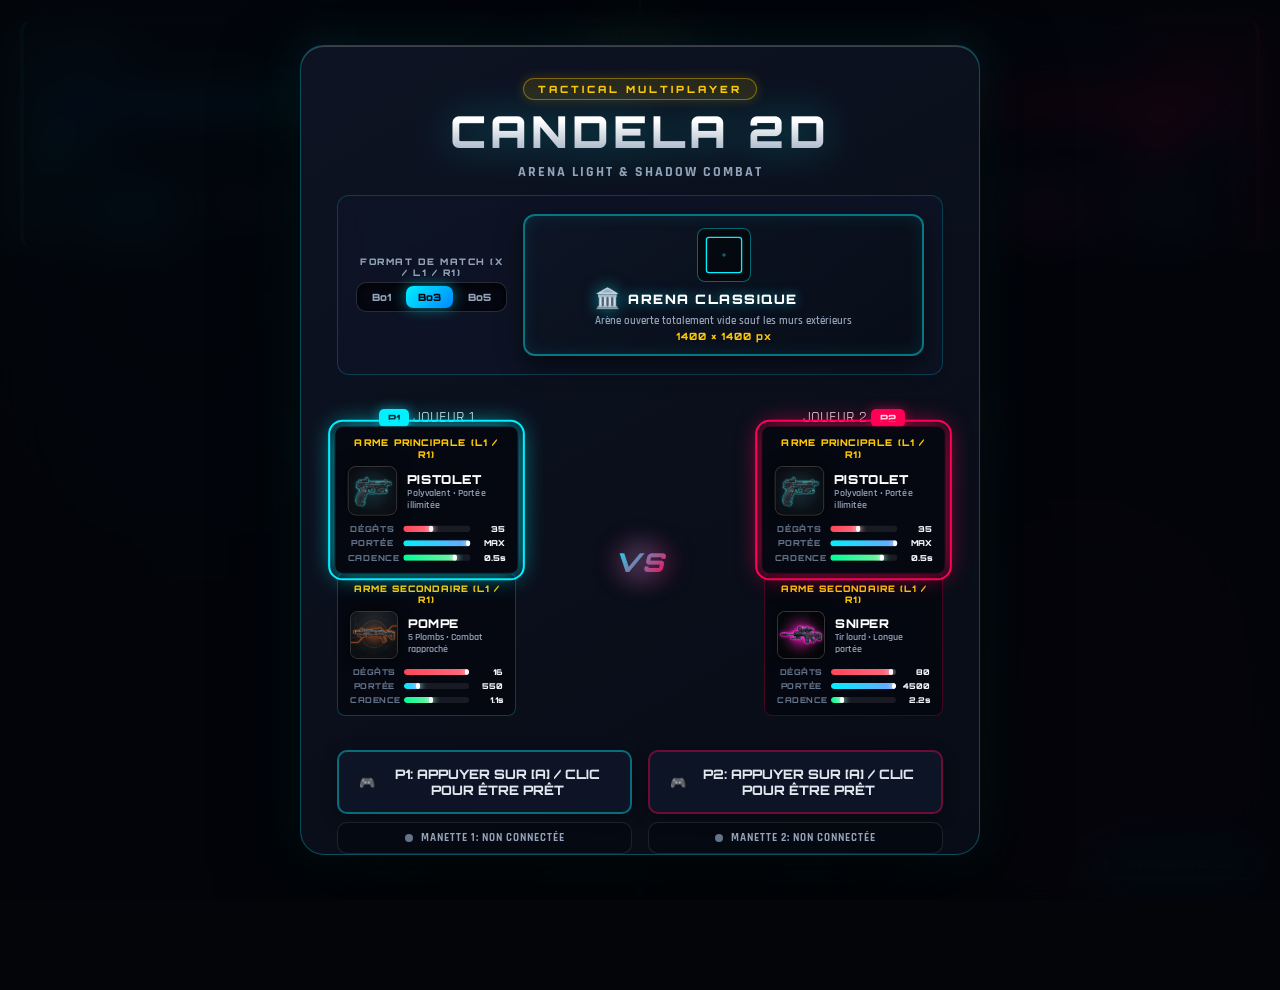
<file: index.html>
<!DOCTYPE html>
<html lang="fr">

<head>
    <meta charset="UTF-8">
    <meta name="viewport" content="width=device-width, initial-scale=1.0">
    <title>Candela 2D - Web (v0.2)</title>
    <!-- Google Fonts -->
    <link rel="preconnect" href="https://fonts.googleapis.com">
    <link rel="preconnect" href="https://fonts.gstatic.com" crossorigin>
    <link
        href="https://fonts.googleapis.com/css2?family=Orbitron:wght@400;600;800;900&family=Rajdhani:wght@500;600;700&display=swap"
        rel="stylesheet">
    <!-- Favicons -->
    <link rel="icon" type="image/png" href="favicon/favicon-96x96.png" sizes="96x96">
    <link rel="icon" type="image/svg+xml" href="favicon/favicon.svg">
    <link rel="shortcut icon" href="favicon/favicon.ico">
    <link rel="apple-touch-icon" sizes="180x180" href="favicon/apple-touch-icon.png">
    <link rel="manifest" href="favicon/site.webmanifest">
    <meta name="apple-mobile-web-app-title" content="Candela">
    <link rel="stylesheet" href="style.css">
</head>

<body>
    <div id="app-container">
        <!-- Canvas principal pour le rendu du jeu (Ecran Séparé Vertical) -->
        <canvas id="gameCanvas"></canvas>

        <!-- Dynamic Scanline Visual Overlay -->
        <div class="screen-overlay"></div>

        <!-- Ambient Esports Neon Background Glows -->
        <div class="ambient-glow glow-p1" aria-hidden="true"></div>
        <div class="ambient-glow glow-p2" aria-hidden="true"></div>

        <!-- Start / Audio Overlay -->
        <div id="start-overlay" class="modal-overlay">
            <div class="modal-card">
                <div class="modal-glow-header">
                    <span class="glow-tag floating-tag">TACTICAL MULTIPLAYER</span>
                    <h1 class="glitch-title" data-text="CANDELA 2D">CANDELA 2D</h1>
                    <p class="subtitle">ARENA LIGHT & SHADOW COMBAT</p>
                </div>

                <!-- TOP ROW: MATCH FORMAT & MAP SELECTION CAROUSEL WITH PREVIEWS -->
                <div class="top-setup-banner">
                    <!-- Format de Match Selector (Unified Card) -->
                    <div class="match-format-box focusable-ui" id="focus-card-format" tabindex="0" onclick="game.cycleMatchFormat()">
                        <span class="format-label">FORMAT DE MATCH (X / L1 / R1)</span>
                        <div class="format-btn-group">
                            <button class="format-btn" id="btn-bo1" data-format="BO1">Bo1</button>
                            <button class="format-btn active" id="btn-bo3" data-format="BO3">Bo3</button>
                            <button class="format-btn" id="btn-bo5" data-format="BO5">Bo5</button>
                        </div>
                    </div>

                    <!-- Map Selection Carousel (Unified Card) -->
                    <div class="map-carousel-wrapper">
                        <div id="focus-card-map" class="map-card focusable-ui" tabindex="0" onclick="game.changeMapIndex(1)">
                            <!-- Map Preview Thumbnail -->
                            <div class="map-preview-wrap" id="start-map-preview-wrap">
                                <svg class="map-preview-svg" viewBox="0 0 100 100">
                                    <rect x="5" y="5" width="90" height="90" fill="none" stroke="#00f0ff" stroke-width="2" rx="4"/>
                                    <circle cx="50" cy="50" r="12" fill="#00f0ff" opacity="0.3" stroke="#00f0ff" stroke-width="1"/>
                                </svg>
                            </div>
                            <div class="map-card-details">
                                <div class="map-card-header">
                                    <span id="start-map-icon" class="map-card-icon">🏛️</span>
                                    <span id="start-map-title" class="map-card-title">ARENA CLASSIQUE</span>
                                </div>
                                <div id="start-map-desc" class="map-card-desc">Arène ouverte totalement vide sauf les murs extérieurs</div>
                                <div id="start-map-size" class="map-card-size">1400 × 1400 px</div>
                            </div>
                        </div>
                    </div>
                </div>

                <!-- MIDDLE SECTION: P1 VS P2 WEAPON LOADOUT GRID -->
                <div class="vs-selection-container">
                    <!-- P1 LOADOUT PANEL -->
                    <div class="player-loadout-card p1-side">
                        <div class="player-card-header">
                            <span class="p1-badge">P1</span>
                            <span class="player-name">JOUEUR 1</span>
                        </div>

                        <!-- Slot 1 Card -->
                        <div class="weapon-slot-card p1-border focusable-ui" id="p1-slot-1-card" data-player="0" data-slot="0" tabindex="0" onclick="game.cycleWeaponChoice(0, 0)">
                            <div class="slot-badge">ARME PRINCIPALE (L1 / R1)</div>
                            <div class="weapon-card-body">
                                <div class="weapon-card-img-wrap"><img class="weapon-card-img" id="p1-w1-img" src="assets/weapons/pistol.jpg" alt="Arme"></div>
                                <div class="weapon-card-info">
                                    <div class="weapon-card-name" id="p1-w1-name">PISTOLET TACTIQUE</div>
                                    <div class="weapon-card-desc" id="p1-w1-desc">Polyvalent • Portée illimitée</div>
                                </div>
                            </div>
                            <div class="weapon-stats-list">
                                <div class="stat-row"><span class="stat-label">DÉGÂTS</span><div class="stat-bar-bg"><div class="stat-bar-fill damage-fill" id="p1-w1-damage-bar" style="width: 45%;"></div></div><span class="stat-val" id="p1-w1-damage-val">35</span></div>
                                <div class="stat-row"><span class="stat-label">PORTÉE</span><div class="stat-bar-bg"><div class="stat-bar-fill range-fill" id="p1-w1-range-bar" style="width: 100%;"></div></div><span class="stat-val" id="p1-w1-range-val">MAX</span></div>
                                <div class="stat-row"><span class="stat-label">CADENCE</span><div class="stat-bar-bg"><div class="stat-bar-fill rate-fill" id="p1-w1-rate-bar" style="width: 80%;"></div></div><span class="stat-val" id="p1-w1-rate-val">0.5s</span></div>
                            </div>
                        </div>

                        <!-- Slot 2 Card -->
                        <div class="weapon-slot-card p1-border focusable-ui" id="p1-slot-2-card" data-player="0" data-slot="1" tabindex="0" onclick="game.cycleWeaponChoice(0, 1)">
                            <div class="slot-badge">ARME SECONDAIRE (L1 / R1)</div>
                            <div class="weapon-card-body">
                                <div class="weapon-card-img-wrap"><img class="weapon-card-img" id="p1-w2-img" src="assets/weapons/shotgun.jpg" alt="Arme"></div>
                                <div class="weapon-card-info">
                                    <div class="weapon-card-name" id="p1-w2-name">FUSIL À POMPE</div>
                                    <div class="weapon-card-desc" id="p1-w2-desc">5 Plombs • Combat rapproché</div>
                                </div>
                            </div>
                            <div class="weapon-stats-list">
                                <div class="stat-row"><span class="stat-label">DÉGÂTS</span><div class="stat-bar-bg"><div class="stat-bar-fill damage-fill" id="p1-w2-damage-bar" style="width: 100%;"></div></div><span class="stat-val" id="p1-w2-damage-val">80</span></div>
                                <div class="stat-row"><span class="stat-label">PORTÉE</span><div class="stat-bar-bg"><div class="stat-bar-fill range-fill" id="p1-w2-range-bar" style="width: 25%;"></div></div><span class="stat-val" id="p1-w2-range-val">550</span></div>
                                <div class="stat-row"><span class="stat-label">CADENCE</span><div class="stat-bar-bg"><div class="stat-bar-fill rate-fill" id="p1-w2-rate-bar" style="width: 45%;"></div></div><span class="stat-val" id="p1-w2-rate-val">1.1s</span></div>
                            </div>
                        </div>
                    </div>

                    <!-- VS CENTER BADGE -->
                    <div class="vs-badge-wrapper">
                        <div class="vs-glow-ring"></div>
                        <div class="vs-badge">VS</div>
                    </div>

                    <!-- P2 LOADOUT PANEL -->
                    <div class="player-loadout-card p2-side">
                        <div class="player-card-header">
                            <span class="player-name">JOUEUR 2</span>
                            <span class="p2-badge">P2</span>
                        </div>

                        <!-- Slot 1 Card -->
                        <div class="weapon-slot-card p2-border focusable-ui" id="p2-slot-1-card" data-player="1" data-slot="0" tabindex="0" onclick="game.cycleWeaponChoice(1, 0)">
                            <div class="slot-badge">ARME PRINCIPALE (L1 / R1)</div>
                            <div class="weapon-card-body">
                                <div class="weapon-card-img-wrap"><img class="weapon-card-img" id="p2-w1-img" src="assets/weapons/pistol.jpg" alt="Arme"></div>
                                <div class="weapon-card-info">
                                    <div class="weapon-card-name" id="p2-w1-name">PISTOLET TACTIQUE</div>
                                    <div class="weapon-card-desc" id="p2-w1-desc">Polyvalent • Portée illimitée</div>
                                </div>
                            </div>
                            <div class="weapon-stats-list">
                                <div class="stat-row"><span class="stat-label">DÉGÂTS</span><div class="stat-bar-bg"><div class="stat-bar-fill damage-fill" id="p2-w1-damage-bar" style="width: 45%;"></div></div><span class="stat-val" id="p2-w1-damage-val">35</span></div>
                                <div class="stat-row"><span class="stat-label">PORTÉE</span><div class="stat-bar-bg"><div class="stat-bar-fill range-fill" id="p2-w1-range-bar" style="width: 100%;"></div></div><span class="stat-val" id="p2-w1-range-val">MAX</span></div>
                                <div class="stat-row"><span class="stat-label">CADENCE</span><div class="stat-bar-bg"><div class="stat-bar-fill rate-fill" id="p2-w1-rate-bar" style="width: 80%;"></div></div><span class="stat-val" id="p2-w1-rate-val">0.5s</span></div>
                            </div>
                        </div>

                        <!-- Slot 2 Card -->
                        <div class="weapon-slot-card p2-border focusable-ui" id="p2-slot-2-card" data-player="1" data-slot="1" tabindex="0" onclick="game.cycleWeaponChoice(1, 1)">
                            <div class="slot-badge">ARME SECONDAIRE (L1 / R1)</div>
                            <div class="weapon-card-body">
                                <div class="weapon-card-img-wrap"><img class="weapon-card-img" id="p2-w2-img" src="assets/weapons/sniper.jpg" alt="Arme"></div>
                                <div class="weapon-card-info">
                                    <div class="weapon-card-name" id="p2-w2-name">SNIPER LOURD</div>
                                    <div class="weapon-card-desc" id="p2-w2-desc">Tir lourd • Longue portée</div>
                                </div>
                            </div>
                            <div class="weapon-stats-list">
                                <div class="stat-row"><span class="stat-label">DÉGÂTS</span><div class="stat-bar-bg"><div class="stat-bar-fill damage-fill" id="p2-w2-damage-bar" style="width: 100%;"></div></div><span class="stat-val" id="p2-w2-damage-val">80</span></div>
                                <div class="stat-row"><span class="stat-label">PORTÉE</span><div class="stat-bar-bg"><div class="stat-bar-fill range-fill" id="p2-w2-range-bar" style="width: 90%;"></div></div><span class="stat-val" id="p2-w2-range-val">4500</span></div>
                                <div class="stat-row"><span class="stat-label">CADENCE</span><div class="stat-bar-bg"><div class="stat-bar-fill rate-fill" id="p2-w2-rate-bar" style="width: 25%;"></div></div><span class="stat-val" id="p2-w2-rate-val">2.2s</span></div>
                            </div>
                        </div>
                    </div>
                </div>

                <!-- BOTTOM ROW: DISCRETE READY BUTTONS FOR P1 & P2 -->
                <div class="ready-buttons-row">
                    <div class="ready-player-col">
                        <button id="btn-p1-ready" class="ready-action-btn p1-ready-btn focusable-ui" tabindex="0">
                            <span class="btn-icon">🎮</span>
                            <span id="p1-ready-text" class="btn-text">P1: APPUYER SUR [A] / CLIC POUR ÊTRE PRÊT</span>
                        </button>
                        <div id="start-gp1-status" class="gp-badge disconnected start-gp-status">
                            <span class="gp-dot"></span>
                            <span class="gp-name">MANETTE 1: NON CONNECTÉE</span>
                        </div>
                    </div>

                    <div class="ready-player-col">
                        <button id="btn-p2-ready" class="ready-action-btn p2-ready-btn focusable-ui" tabindex="0">
                            <span class="btn-icon">🎮</span>
                            <span id="p2-ready-text" class="btn-text">P2: APPUYER SUR [A] / CLIC POUR ÊTRE PRÊT</span>
                        </button>
                        <div id="start-gp2-status" class="gp-badge disconnected start-gp-status">
                            <span class="gp-dot"></span>
                            <span class="gp-name">MANETTE 2: NON CONNECTÉE</span>
                        </div>
                    </div>
                </div>
            </div>
        </div>

        <!-- INFOBULLE DES CONTRÔLES EN BAS À DROITE -->
        <div class="controls-tooltip-wrapper">
            <button class="controls-tooltip-btn">💡 CONTRÔLES DE JEU</button>
            <div class="controls-tooltip-content">
                <div class="tooltip-item"><span>🚶 DÉPLACEMENT:</span> <strong>STICK L / ZQSD / ARROWS</strong></div>
                <div class="tooltip-item"><span>🎯 VISÉE:</span> <strong>STICK R / SOURIS / IJKL</strong></div>
                <div class="tooltip-item"><span>💥 TIR:</span> <strong>RT / R2 / CLIC GAUCHE</strong></div>
                <div class="tooltip-item"><span>🔦 TORCHE:</span> <strong>LT / L2 / CLIC DROIT</strong></div>
                <div class="tooltip-item"><span>🏃 DASH:</span> <strong>B / CIRCLE / ESPACE</strong></div>
                <div class="tooltip-item"><span>🔄 CHANGER ARME:</span> <strong>CROIX / Y / L1 / R1 / Q / U</strong></div>
            </div>
        </div>

        <!-- HUD Interface Globale -->
        <div id="hud-layer">
            <!-- P1 HUD (Gauche) -->
            <div id="p1-hud" class="player-hud left">
                <div class="hud-header">
                    <span class="player-title p1-text">JOUEUR 1</span>
                    <span id="p1-score" class="score-display">0</span>
                </div>
                <div class="bar-container health-bar-wrap">
                    <div class="bar-label">SANTÉ</div>
                    <div class="bar-bg">
                        <div id="p1-hp-ghost" class="bar-fill hp-ghost" style="width: 100%;"></div>
                        <div id="p1-hp" class="bar-fill hp-fill p1-bg" style="width: 100%;"></div>
                    </div>
                </div>
                <div class="status-row">
                    <div class="cooldown-widget">
                        <div class="cd-ring-wrap">
                            <svg class="cd-ring" viewBox="0 0 36 36">
                                <path class="circle-bg"
                                    d="M18 2.0845 a 15.9155 15.9155 0 0 1 0 31.831 a 15.9155 15.9155 0 0 1 0 -31.831" />
                                <path id="p1-cd-path" class="circle-fill p1-stroke" stroke-dasharray="100, 100"
                                    d="M18 2.0845 a 15.9155 15.9155 0 0 1 0 31.831 a 15.9155 15.9155 0 0 1 0 -31.831" />
                            </svg>
                            <span id="p1-cd-text" class="cd-text">PRÊT</span>
                        </div>
                        <span class="widget-label">CADENCE</span>
                    </div>
                    <div id="p1-light-indicator" class="indicator-box light-off">
                        <span class="indicator-icon">🔦</span>
                        <span class="indicator-text">TORCHE</span>
                    </div>
                </div>

                <!-- P1 HUD Dynamic Weapon Display -->
                <div class="hud-weapons-display p1-weapons">
                    <div class="hud-weapon-card active" id="p1-active-weapon-card">
                        <div class="hw-img-wrap"><img id="p1-active-w-img" src="assets/weapons/pistol.jpg" alt="Active"></div>
                        <div class="hw-info">
                            <span id="p1-active-w-name" class="hw-name">PISTOLET</span>
                            <span class="hw-tag active-tag">EN MAIN</span>
                        </div>
                    </div>
                    <div class="hud-weapon-card secondary" id="p1-sec-weapon-card">
                        <div class="hw-img-wrap"><img id="p1-sec-w-img" src="assets/weapons/shotgun.jpg" alt="Secondary"></div>
                        <div class="hw-info">
                            <span id="p1-sec-w-name" class="hw-name">POMPE</span>
                            <span class="hw-tag sec-tag">🔄 SWAP</span>
                        </div>
                    </div>
                </div>
            </div>

            <!-- Center Divider Stats & Match Info -->
            <div id="center-hud">
                <div class="brand-badge">CANDELA 2D</div>
                <div id="round-timer" class="timer-display">02:00</div>
                <div id="overtime-badge" class="overtime-badge hidden">⚠️ OVERTIME</div>
                <div id="round-counter" class="round-display">ROUND 1</div>
                <div class="match-score-dots-wrapper">
                    <div id="p1-round-dots" class="round-dots p1-dots">● ● ○</div>
                    <span class="dots-vs">-</span>
                    <div id="p2-round-dots" class="round-dots p2-dots">○ ○ ○</div>
                </div>
            </div>

            <!-- Kill Feed -->
            <div id="kill-feed" class="kill-feed"></div>

            <!-- P2 HUD (Droite) -->
            <div id="p2-hud" class="player-hud right">
                <div class="hud-header">
                    <span id="p2-score" class="score-display">0</span>
                    <span class="player-title p2-text">JOUEUR 2</span>
                </div>
                <div class="bar-container health-bar-wrap">
                    <div class="bar-label">SANTÉ</div>
                    <div class="bar-bg">
                        <div id="p2-hp-ghost" class="bar-fill hp-ghost" style="width: 100%;"></div>
                        <div id="p2-hp" class="bar-fill hp-fill p2-bg" style="width: 100%;"></div>
                    </div>
                </div>
                <div class="status-row">
                    <div id="p2-light-indicator" class="indicator-box light-off">
                        <span class="indicator-icon">🔦</span>
                        <span class="indicator-text">TORCHE</span>
                    </div>
                    <div class="cooldown-widget">
                        <div class="cd-ring-wrap">
                            <svg class="cd-ring" viewBox="0 0 36 36">
                                <path class="circle-bg"
                                    d="M18 2.0845 a 15.9155 15.9155 0 0 1 0 31.831 a 15.9155 15.9155 0 0 1 0 -31.831" />
                                <path id="p2-cd-path" class="circle-fill p2-stroke" stroke-dasharray="100, 100"
                                    d="M18 2.0845 a 15.9155 15.9155 0 0 1 0 31.831 a 15.9155 15.9155 0 0 1 0 -31.831" />
                            </svg>
                            <span id="p2-cd-text" class="cd-text">PRÊT</span>
                        </div>
                        <span class="widget-label">CADENCE</span>
                    </div>
                </div>

                <!-- P2 HUD Dynamic Weapon Display -->
                <div class="hud-weapons-display p2-weapons">
                    <div class="hud-weapon-card active p2-active" id="p2-active-weapon-card">
                        <div class="hw-img-wrap"><img id="p2-active-w-img" src="assets/weapons/pistol.jpg" alt="Active"></div>
                        <div class="hw-info">
                            <span id="p2-active-w-name" class="hw-name">PISTOLET</span>
                            <span class="hw-tag active-tag">EN MAIN</span>
                        </div>
                    </div>
                    <div class="hud-weapon-card secondary" id="p2-sec-weapon-card">
                        <div class="hw-img-wrap"><img id="p2-sec-w-img" src="assets/weapons/sniper.jpg" alt="Secondary"></div>
                        <div class="hw-info">
                            <span id="p2-sec-w-name" class="hw-name">SNIPER</span>
                            <span class="hw-tag sec-tag">🔄 SWAP</span>
                        </div>
                    </div>
                </div>
            </div>

            <!-- Controller Connection Bar (Footer) -->
            <div id="gamepad-bar">
                <div id="gp1-status" class="gp-badge disconnected">
                    <span class="gp-dot"></span>
                    <span class="gp-name">MANETTE 1: CLAVIER / RECHERCHE...</span>
                </div>
                <div class="gp-hint">Branchez 2 manettes ou utilisez Clavier/Souris</div>
                <div id="gp2-status" class="gp-badge disconnected">
                    <span class="gp-dot"></span>
                    <span class="gp-name">MANETTE 2: CLAVIER / RECHERCHE...</span>
                </div>
            </div>
        </div>

        <!-- Round Victory Modal Overlay -->
        <div id="victory-modal" class="modal-overlay hidden">
            <div class="modal-card victory-card">
                <div id="victory-banner" class="glow-tag">VICTOIRE !</div>
                <h2 id="victory-title">LE JOUEUR 1 REMPORTE LA MANCHE</h2>
                <p id="victory-desc">Attaque mortelle dans l'obscurité.</p>
                <div class="score-board">
                    <div class="score-box p1-score-box">
                        <span class="sb-label">P1 (BLEU)</span>
                        <span id="modal-p1-score" class="sb-val">1</span>
                    </div>
                    <div class="sb-vs">VS</div>
                    <div class="score-box p2-score-box">
                        <span class="sb-label">P2 (ROUGE)</span>
                        <span id="modal-p2-score" class="sb-val">0</span>
                    </div>
                </div>

                <!-- Match Statistics Breakdown (Axe 3) -->
                <div id="match-stats-box" class="match-stats-box">
                    <div class="stats-col p1-stats-col">
                        <div class="stat-line"><span>PRÉCISION</span><span id="p1-stat-acc">0%</span></div>
                        <div class="stat-line"><span>DÉGÂTS TOTAL</span><span id="p1-stat-dmg">0 HP</span></div>
                        <div class="stat-line"><span>ESQUIVES (DASH)</span><span id="p1-stat-dash">0</span></div>
                    </div>
                    <div class="stats-vs-divider">STATS</div>
                    <div class="stats-col p2-stats-col">
                        <div class="stat-line"><span>PRÉCISION</span><span id="p2-stat-acc">0%</span></div>
                        <div class="stat-line"><span>DÉGÂTS TOTAL</span><span id="p2-stat-dmg">0 HP</span></div>
                        <div class="stat-line"><span>ESQUIVES (DASH)</span><span id="p2-stat-dash">0</span></div>
                    </div>
                </div>

                <!-- Map Choice Carousel (Victory Screen) -->
                <div class="map-carousel-wrapper">
                    <button id="btn-map-prev" class="map-nav-btn" title="Carte précédente">◀</button>
                    <div id="victory-map-card" class="map-card">
                        <div class="map-card-header">
                            <span id="victory-map-icon" class="map-card-icon">🏛️</span>
                            <span id="victory-map-title" class="map-card-title">ARENA CLASSIQUE</span>
                        </div>
                        <div id="victory-map-desc" class="map-card-desc">Map équilibrée avec pilier central et angles découverts</div>
                        <div id="victory-map-size" class="map-card-size">1400 × 1400 px</div>
                    </div>
                    <button id="btn-map-next" class="map-nav-btn" title="Carte suivante">▶</button>
                </div>

                <!-- Dual Controller Ready Status Badges -->
                <div class="ready-status-box">
                    <div id="p1-ready-badge" class="ready-badge waiting">
                        <div id="p1-ready-bar" class="ready-progress-bar" style="width: 0%;"></div>
                        <span class="rb-icon">🎮</span> <span class="rb-text">P1: MAINTENEZ N'IMPORTE QUELLE
                            TOUCHE</span>
                    </div>
                    <div id="p2-ready-badge" class="ready-badge waiting">
                        <div id="p2-ready-bar" class="ready-progress-bar" style="width: 0%;"></div>
                        <span class="rb-icon">🎮</span> <span class="rb-text">P2: MAINTENEZ N'IMPORTE QUELLE
                            TOUCHE</span>
                    </div>
                </div>

            </div>
        </div>
    </div>

    <!-- Script principal du jeu -->
    <script src="game.js"></script>
</body>

</html>
</file>
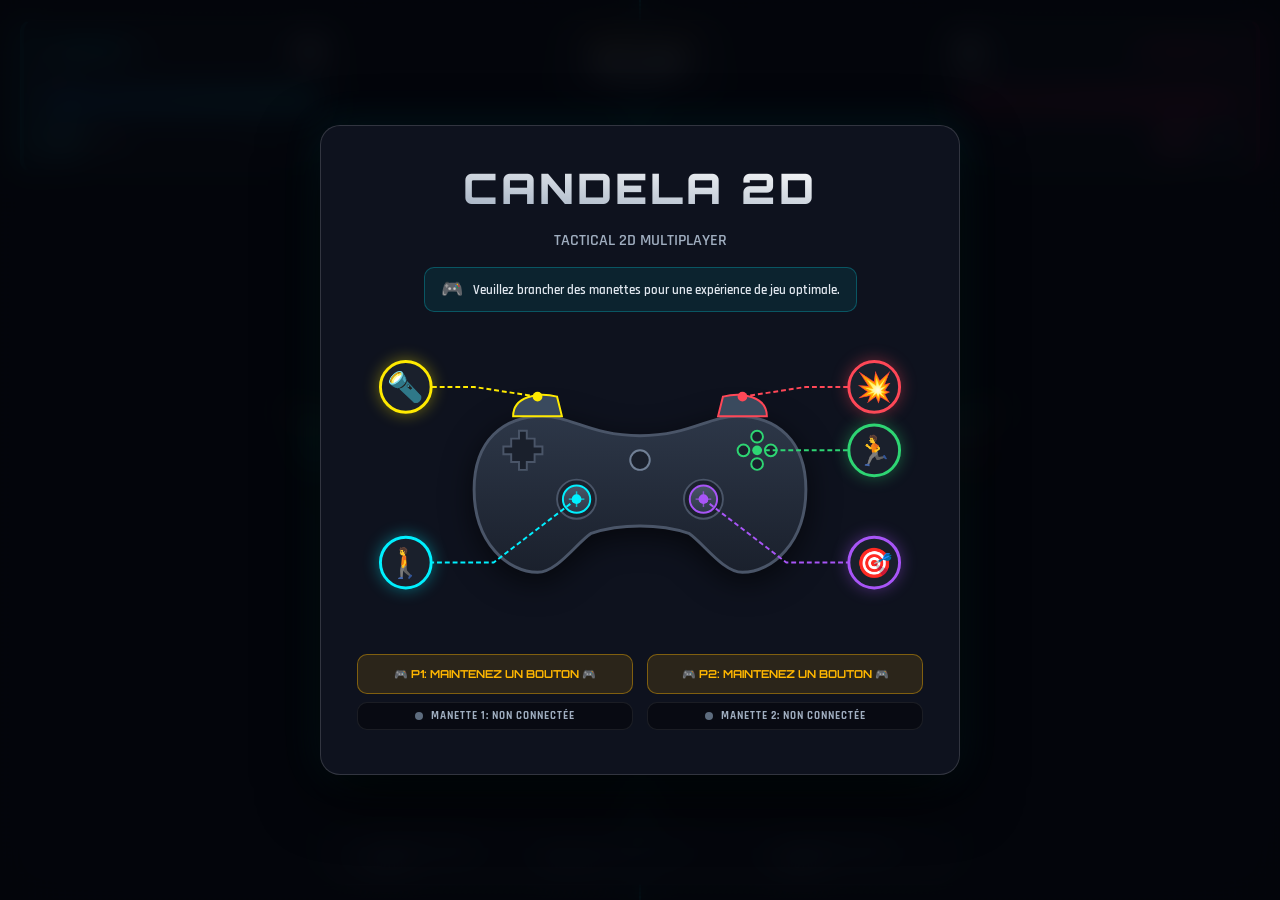
<file: Archive/V0.1/index.html>
<!DOCTYPE html>
<html lang="fr">

<head>
    <meta charset="UTF-8">
    <meta name="viewport" content="width=device-width, initial-scale=1.0">
    <title>CANDELA 2D - v0.1</title>
    <!-- Google Fonts -->
    <link rel="preconnect" href="https://fonts.googleapis.com">
    <link rel="preconnect" href="https://fonts.gstatic.com" crossorigin>
    <link
        href="https://fonts.googleapis.com/css2?family=Orbitron:wght@400;600;800;900&family=Rajdhani:wght@500;600;700&display=swap"
        rel="stylesheet">
    <!-- Favicons -->
    <link rel="icon" type="image/png" href="favicon/favicon-96x96.png" sizes="96x96">
    <link rel="icon" type="image/svg+xml" href="favicon/favicon.svg">
    <link rel="shortcut icon" href="favicon/favicon.ico">
    <link rel="apple-touch-icon" sizes="180x180" href="favicon/apple-touch-icon.png">
    <link rel="manifest" href="favicon/site.webmanifest">
    <meta name="apple-mobile-web-app-title" content="Candela">
    <link rel="stylesheet" href="style.css">
</head>

<body>
    <div id="app-container">
        <!-- Canvas principal pour le rendu du jeu (Ecran Séparé Vertical) -->
        <canvas id="gameCanvas"></canvas>

        <!-- Dynamic Scanline Visual Overlay -->
        <div class="screen-overlay"></div>



        <!-- Start / Audio Overlay -->
        <div id="start-overlay" class="modal-overlay">
            <div class="modal-card">
                <h1>CANDELA 2D</h1>
                <p class="subtitle">TACTICAL 2D MULTIPLAYER</p>

                <!-- Notice Expérience Optimale -->
                <div id="gamepad-notice" class="gamepad-notice"
                    style="background: rgba(0, 240, 255, 0.08); border: 1px solid rgba(0, 240, 255, 0.25); border-radius: 10px; padding: 10px 16px; color: #e2e8f0; font-size: 13px; font-weight: 600; display: flex; align-items: center; justify-content: center; gap: 10px; margin-bottom: 5px;">
                    <span style="font-size: 18px;">🎮</span>
                    <span>Veuillez brancher des manettes pour une expérience de jeu optimale.</span>
                </div>

                <!-- Schéma de la Manette -->
                <div class="controls-diagram-wrapper"
                    style="width: 100%; display: flex; justify-content: center; padding: 10px 0;">
                    <svg viewBox="0 -20 580 275" class="gamepad-diagram"
                        style="width: 100%; max-width: 600px; margin: 0; overflow: visible;">
                        <defs>
                            <linearGradient id="controllerBody" x1="0" y1="0" x2="0" y2="1">
                                <stop offset="0%" stop-color="#2d3748" />
                                <stop offset="100%" stop-color="#1a202c" />
                            </linearGradient>
                            <linearGradient id="stickGrad" x1="0" y1="0" x2="0" y2="1">
                                <stop offset="0%" stop-color="#4a5568" />
                                <stop offset="100%" stop-color="#2d3748" />
                            </linearGradient>
                        </defs>

                        <!-- CONTROLLER BODY SHAPE -->
                        <g transform="translate(0, 0)">
                            <!-- Handles / Grips & Base -->
                            <path
                                d="M 190,55 C 220,55 240,75 290,75 C 340,75 360,55 390,55 C 430,55 460,80 460,130 C 460,185 425,215 395,215 C 375,215 355,185 340,175 C 310,165 270,165 240,175 C 225,185 205,215 185,215 C 155,215 120,185 120,130 C 120,80 150,55 190,55 Z"
                                fill="url(#controllerBody)" stroke="#4a5568" stroke-width="3"
                                filter="drop-shadow(0px 8px 16px rgba(0,0,0,0.6))" />

                            <!-- Triggers / Bumpers Top -->
                            <!-- L2 Trigger (Torche - Jaune #ffea00) -->
                            <path d="M 160,55 C 160,35 185,30 205,35 L 210,55 Z" fill="#3a4a5e" stroke="#ffea00"
                                stroke-width="2" />
                            <!-- R2 Trigger (Tir - Rouge #ff4757) -->
                            <path d="M 420,55 C 420,35 395,30 375,35 L 370,55 Z" fill="#3a4a5e" stroke="#ff4757"
                                stroke-width="2" />

                            <!-- D-PAD (Left Side) -->
                            <g transform="translate(170, 90)">
                                <path
                                    d="M 12,-12 H 4 V -20 H -4 V -12 H -12 V -4 H -20 V 4 H -12 V 12 H -4 V 20 H 4 V 12 H 12 V 4 H 20 V -4 H 12 Z"
                                    fill="#1a202c" stroke="#4a5568" stroke-width="2" />
                            </g>

                            <!-- ACTION BUTTONS (Courir - Vert #2ed573) -->
                            <g transform="translate(410, 90)">
                                <circle cx="0" cy="-14" r="6" fill="#1a202c" stroke="#2ed573" stroke-width="2" />
                                <circle cx="14" cy="0" r="6" fill="#1a202c" stroke="#2ed573" stroke-width="2" />
                                <circle cx="0" cy="14" r="6" fill="#1a202c" stroke="#2ed573" stroke-width="2" />
                                <circle cx="-14" cy="0" r="6" fill="#1a202c" stroke="#2ed573" stroke-width="2" />
                            </g>

                            <!-- LEFT THUMBSTICK (Déplacement - Bleu #00f0ff) -->
                            <g transform="translate(225, 140)">
                                <circle cx="0" cy="0" r="20" fill="#1a202c" stroke="#4a5568" stroke-width="2" />
                                <circle cx="0" cy="0" r="14" fill="url(#stickGrad)" stroke="#00f0ff" stroke-width="2" />
                                <line x1="-8" y1="0" x2="8" y2="0" stroke="#00f0ff" stroke-width="1.5" opacity="0.7" />
                                <line x1="0" y1="-8" x2="0" y2="8" stroke="#00f0ff" stroke-width="1.5" opacity="0.7" />
                            </g>

                            <!-- RIGHT THUMBSTICK (Visée - Violet #a855f7) -->
                            <g transform="translate(355, 140)">
                                <circle cx="0" cy="0" r="20" fill="#1a202c" stroke="#4a5568" stroke-width="2" />
                                <circle cx="0" cy="0" r="14" fill="url(#stickGrad)" stroke="#a855f7" stroke-width="2" />
                                <line x1="-8" y1="0" x2="8" y2="0" stroke="#a855f7" stroke-width="1.5" opacity="0.7" />
                                <line x1="0" y1="-8" x2="0" y2="8" stroke="#a855f7" stroke-width="1.5" opacity="0.7" />
                            </g>

                            <!-- Center Details -->
                            <circle cx="290" cy="100" r="10" fill="#1a202c" stroke="#718096" stroke-width="2" />
                        </g>

                        <!-- ANNOTATIONS (Icônes x2 agrandies) -->

                        <!-- 1. TORCHE (Jaune #ffea00 - 🔦) -->
                        <g>
                            <polyline points="185,35 120,25 76,25" fill="none" stroke="#ffea00" stroke-width="2"
                                stroke-dasharray="5,3" />
                            <circle cx="185" cy="35" r="5" fill="#ffea00" />
                            <circle cx="50" cy="25" r="26" fill="#1a202c" stroke="#ffea00" stroke-width="3"
                                filter="drop-shadow(0 0 8px rgba(255,234,0,0.4))" />
                            <text x="50" y="27" font-size="30" text-anchor="middle"
                                dominant-baseline="central">🔦</text>
                        </g>

                        <!-- 2. TIR (Rouge #ff4757 - Explosion / Tir 💥) -->
                        <g>
                            <polyline points="395,35 460,25 504,25" fill="none" stroke="#ff4757" stroke-width="2"
                                stroke-dasharray="5,3" />
                            <circle cx="395" cy="35" r="5" fill="#ff4757" />
                            <circle cx="530" cy="25" r="26" fill="#1a202c" stroke="#ff4757" stroke-width="3"
                                filter="drop-shadow(0 0 8px rgba(255,71,87,0.4))" />
                            <text x="530" y="27" font-size="30" text-anchor="middle"
                                dominant-baseline="central">💥</text>
                        </g>

                        <!-- 3. COURIR (Vert #2ed573 - Course rapide 🏃) -->
                        <g>
                            <polyline points="410,90 504,90" fill="none" stroke="#2ed573" stroke-width="2"
                                stroke-dasharray="5,3" />
                            <circle cx="410" cy="90" r="5" fill="#2ed573" />
                            <circle cx="530" cy="90" r="26" fill="#1a202c" stroke="#2ed573" stroke-width="3"
                                filter="drop-shadow(0 0 8px rgba(46,213,115,0.4))" />
                            <text x="530" y="92" font-size="30" text-anchor="middle"
                                dominant-baseline="central">🏃</text>
                        </g>

                        <!-- 4. DÉPLACEMENT (Bleu #00f0ff - Marche 🚶) -->
                        <g>
                            <polyline points="225,140 140,205 76,205" fill="none" stroke="#00f0ff" stroke-width="2"
                                stroke-dasharray="5,3" />
                            <circle cx="225" cy="140" r="5" fill="#00f0ff" />
                            <circle cx="50" cy="205" r="26" fill="#1a202c" stroke="#00f0ff" stroke-width="3"
                                filter="drop-shadow(0 0 8px rgba(0,240,255,0.4))" />
                            <text x="50" y="207" font-size="30" text-anchor="middle"
                                dominant-baseline="central">🚶</text>
                        </g>

                        <!-- 5. VISÉE (Violet #a855f7 - 🎯) -->
                        <g>
                            <polyline points="355,140 440,205 504,205" fill="none" stroke="#a855f7" stroke-width="2"
                                stroke-dasharray="5,3" />
                            <circle cx="355" cy="140" r="5" fill="#a855f7" />
                            <circle cx="530" cy="205" r="26" fill="#1a202c" stroke="#a855f7" stroke-width="3"
                                filter="drop-shadow(0 0 8px rgba(168,85,247,0.4))" />
                            <text x="530" y="207" font-size="30" text-anchor="middle"
                                dominant-baseline="central">🎯</text>
                        </g>
                    </svg>
                </div>
                <!-- Dual Controller Ready Badges & Gamepad Status for Start Menu -->
                <div class="ready-status-box"
                    style="margin-top: 16px; display: grid; grid-template-columns: 1fr 1fr; gap: 14px; width: 100%;">
                    <div class="player-start-col" style="display: flex; flex-direction: column; gap: 8px;">
                        <div id="start-p1-ready-badge" class="ready-badge waiting">
                            <div id="start-p1-ready-bar" class="ready-progress-bar" style="width: 0%;"></div>
                            <span class="rb-icon">🎮</span> <span class="rb-text">P1: MAINTENEZ UN BOUTON</span>
                        </div>
                        <div id="start-gp1-status" class="gp-badge disconnected start-gp-status">
                            <span class="gp-dot"></span>
                            <span class="gp-name">MANETTE 1: RECHERCHE...</span>
                        </div>
                    </div>

                    <div class="player-start-col" style="display: flex; flex-direction: column; gap: 8px;">
                        <div id="start-p2-ready-badge" class="ready-badge waiting">
                            <div id="start-p2-ready-bar" class="ready-progress-bar" style="width: 0%;"></div>
                            <span class="rb-icon">🎮</span> <span class="rb-text">P2: MAINTENEZ UN BOUTON</span>
                        </div>
                        <div id="start-gp2-status" class="gp-badge disconnected start-gp-status">
                            <span class="gp-dot"></span>
                            <span class="gp-name">MANETTE 2: RECHERCHE...</span>
                        </div>
                    </div>
                </div>
            </div>
        </div>

        <!-- HUD Interface Globale -->
        <div id="hud-layer">
            <!-- P1 HUD (Gauche) -->
            <div id="p1-hud" class="player-hud left">
                <div class="hud-header">
                    <span class="player-title p1-text">JOUEUR 1</span>
                    <span id="p1-score" class="score-display">0</span>
                </div>
                <div class="bar-container health-bar-wrap">
                    <div class="bar-label">SANTÉ</div>
                    <div class="bar-bg">
                        <div id="p1-hp-ghost" class="bar-fill hp-ghost" style="width: 100%;"></div>
                        <div id="p1-hp" class="bar-fill hp-fill p1-bg" style="width: 100%;"></div>
                    </div>
                </div>
                <div class="status-row">
                    <div class="cooldown-widget">
                        <div class="cd-ring-wrap">
                            <svg class="cd-ring" viewBox="0 0 36 36">
                                <path class="circle-bg"
                                    d="M18 2.0845 a 15.9155 15.9155 0 0 1 0 31.831 a 15.9155 15.9155 0 0 1 0 -31.831" />
                                <path id="p1-cd-path" class="circle-fill p1-stroke" stroke-dasharray="100, 100"
                                    d="M18 2.0845 a 15.9155 15.9155 0 0 1 0 31.831 a 15.9155 15.9155 0 0 1 0 -31.831" />
                            </svg>
                            <span id="p1-cd-text" class="cd-text">PRÊT</span>
                        </div>
                        <span class="widget-label">ARME</span>
                    </div>
                    <div id="p1-light-indicator" class="indicator-box light-off">
                        <span class="indicator-icon">🔦</span>
                        <span class="indicator-text">TORCHE</span>
                    </div>
                </div>
            </div>

            <!-- Center Divider Stats & Match Info -->
            <div id="center-hud">
                <div class="brand-badge">CANDELA 2D</div>
                <div id="round-timer" class="timer-display">02:00</div>
                <div id="round-counter" class="round-display">ROUND 1</div>
            </div>

            <!-- Kill Feed -->
            <div id="kill-feed" class="kill-feed"></div>

            <!-- P2 HUD (Droite) -->
            <div id="p2-hud" class="player-hud right">
                <div class="hud-header">
                    <span id="p2-score" class="score-display">0</span>
                    <span class="player-title p2-text">JOUEUR 2</span>
                </div>
                <div class="bar-container health-bar-wrap">
                    <div class="bar-label">SANTÉ</div>
                    <div class="bar-bg">
                        <div id="p2-hp-ghost" class="bar-fill hp-ghost" style="width: 100%;"></div>
                        <div id="p2-hp" class="bar-fill hp-fill p2-bg" style="width: 100%;"></div>
                    </div>
                </div>
                <div class="status-row">
                    <div id="p2-light-indicator" class="indicator-box light-off">
                        <span class="indicator-icon">🔦</span>
                        <span class="indicator-text">TORCHE</span>
                    </div>
                    <div class="cooldown-widget">
                        <div class="cd-ring-wrap">
                            <svg class="cd-ring" viewBox="0 0 36 36">
                                <path class="circle-bg"
                                    d="M18 2.0845 a 15.9155 15.9155 0 0 1 0 31.831 a 15.9155 15.9155 0 0 1 0 -31.831" />
                                <path id="p2-cd-path" class="circle-fill p2-stroke" stroke-dasharray="100, 100"
                                    d="M18 2.0845 a 15.9155 15.9155 0 0 1 0 31.831 a 15.9155 15.9155 0 0 1 0 -31.831" />
                            </svg>
                            <span id="p2-cd-text" class="cd-text">PRÊT</span>
                        </div>
                        <span class="widget-label">ARME</span>
                    </div>
                </div>
            </div>

            <!-- Controller Connection Bar (Footer) -->
            <div id="gamepad-bar">
                <div id="gp1-status" class="gp-badge disconnected">
                    <span class="gp-dot"></span>
                    <span class="gp-name">MANETTE 1: CLAVIER / RECHERCHE...</span>
                </div>
                <div class="gp-hint">Branchez 2 manettes ou utilisez Clavier/Souris</div>
                <div id="gp2-status" class="gp-badge disconnected">
                    <span class="gp-dot"></span>
                    <span class="gp-name">MANETTE 2: CLAVIER / RECHERCHE...</span>
                </div>
            </div>
        </div>

        <!-- Round Victory Modal Overlay -->
        <div id="victory-modal" class="modal-overlay hidden">
            <div class="modal-card victory-card">
                <div id="victory-banner" class="glow-tag">VICTOIRE !</div>
                <h2 id="victory-title">LE JOUEUR 1 REMPORTE LA MANCHE</h2>
                <p id="victory-desc">Attaque mortelle dans l'obscurité.</p>
                <div class="score-board">
                    <div class="score-box p1-score-box">
                        <span class="sb-label">P1 (BLEU)</span>
                        <span id="modal-p1-score" class="sb-val">1</span>
                    </div>
                    <div class="sb-vs">VS</div>
                    <div class="score-box p2-score-box">
                        <span class="sb-label">P2 (ROUGE)</span>
                        <span id="modal-p2-score" class="sb-val">0</span>
                    </div>
                </div>

                <!-- Map Choice Buttons -->
                <div class="map-choice-container">
                    <button id="btn-keep-map" class="btn-map active">
                        <span class="map-icon">📌</span> GARDER LA MÊME MAP
                    </button>
                    <button id="btn-new-map" class="btn-map">
                        <span class="map-icon">🎲</span> CHANGER DE MAP (ALÉATOIRE)
                    </button>
                </div>

                <!-- Dual Controller Ready Status Badges -->
                <div class="ready-status-box">
                    <div id="p1-ready-badge" class="ready-badge waiting">
                        <div id="p1-ready-bar" class="ready-progress-bar" style="width: 0%;"></div>
                        <span class="rb-icon">🎮</span> <span class="rb-text">P1: MAINTENEZ N'IMPORTE QUELLE
                            TOUCHE</span>
                    </div>
                    <div id="p2-ready-badge" class="ready-badge waiting">
                        <div id="p2-ready-bar" class="ready-progress-bar" style="width: 0%;"></div>
                        <span class="rb-icon">🎮</span> <span class="rb-text">P2: MAINTENEZ N'IMPORTE QUELLE
                            TOUCHE</span>
                    </div>
                </div>

            </div>
        </div>
    </div>

    <!-- Script principal du jeu -->
    <script src="game.js"></script>
</body>

</html>
</file>
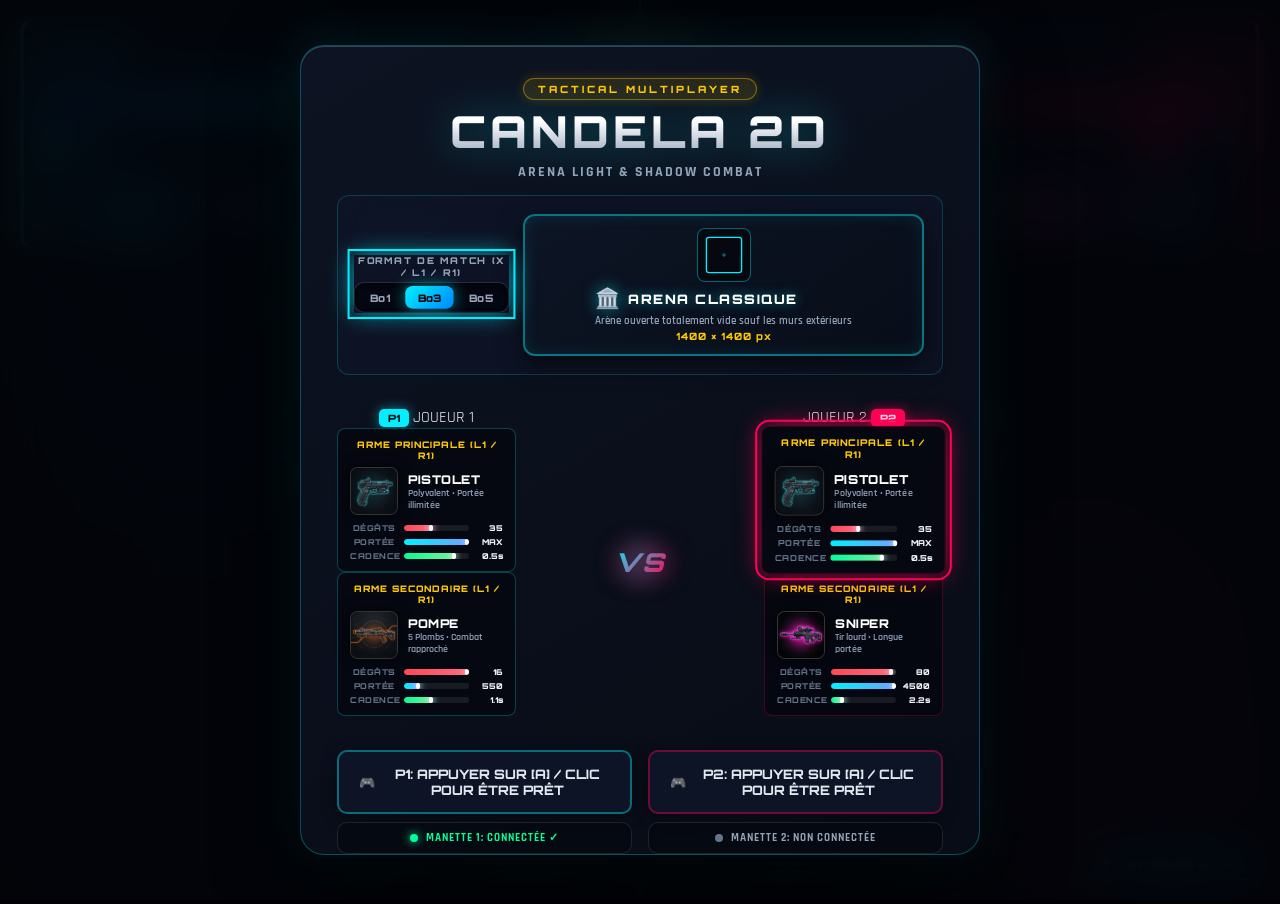
<file: scratch/test_bugs_fix.html>
<!DOCTYPE html>
<html lang="fr">
<head>
    <meta charset="UTF-8">
    <title>Test Bug Fixes Navigation & Mouse Click</title>
</head>
<body style="margin: 0; background: #000;">
    <iframe id="gameFrame" src="../index.html" style="width: 100vw; height: 100vh; border: none;"></iframe>

    <script>
        const iframe = document.getElementById('gameFrame');
        iframe.onload = () => {
            const win = iframe.contentWindow;

            // Connect simulated gamepad for P1
            const fakeGp1 = {
                id: 'DualSense (SIMULATED P1)',
                index: 0,
                connected: true,
                timestamp: performance.now(),
                mapping: 'standard',
                axes: [0, -1.0, 0, 0], // Move stick UP!
                buttons: Array(17).fill(0).map((_, i) => ({ pressed: false, value: 0.0 }))
            };

            win.navigator.getGamepads = () => [fakeGp1, null];
            win.dispatchEvent(new CustomEvent('gamepadconnected', { gamepad: fakeGp1 }));

            // Test 1: Stick Up moves focus UP without changing weapon!
            setTimeout(() => {
                fakeGp1.axes = [0, 0, 0, 0];
                console.log("🎮 Stick Up test complete!");
            }, 400);
        };
    </script>
</body>
</html>
</file>
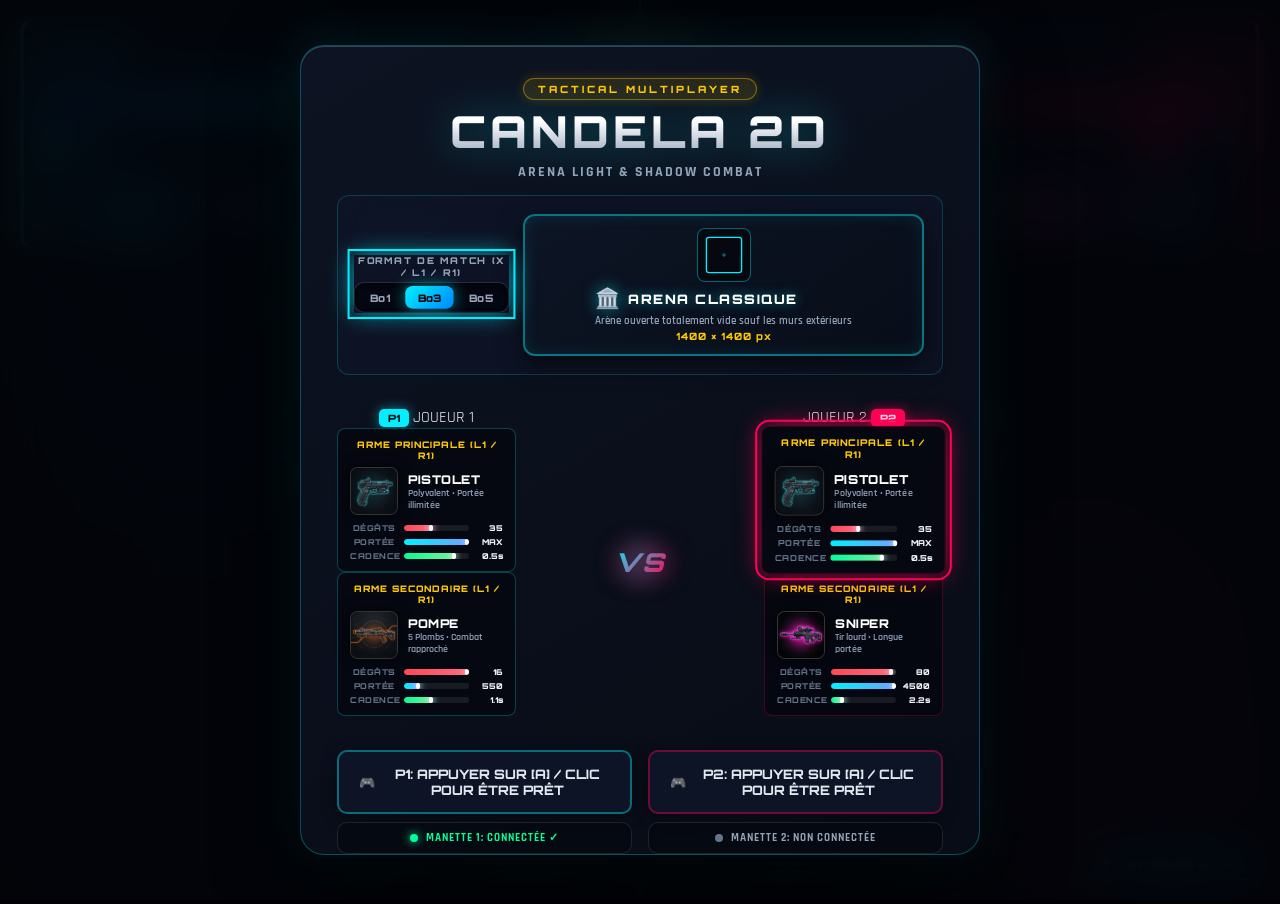
<file: scratch/test_dpad_and_cycling.html>
<!DOCTYPE html>
<html lang="fr">
<head>
    <meta charset="UTF-8">
    <title>Test D-Pad Navigation & Cycling</title>
</head>
<body style="margin: 0; background: #000;">
    <iframe id="gameFrame" src="../index.html" style="width: 100vw; height: 100vh; border: none;"></iframe>

    <script>
        const iframe = document.getElementById('gameFrame');
        iframe.onload = () => {
            const win = iframe.contentWindow;

            // Connect simulated gamepad for P1
            const fakeGp1 = {
                id: 'DualSense (SIMULATED P1)',
                index: 0,
                connected: true,
                timestamp: performance.now(),
                mapping: 'standard',
                axes: [1.0, 0, 0, 0], // Move stick right!
                buttons: Array(17).fill(0).map((_, i) => ({ pressed: false, value: 0.0 }))
            };

            win.navigator.getGamepads = () => [fakeGp1, null];
            win.dispatchEvent(new CustomEvent('gamepadconnected', { gamepad: fakeGp1 }));

            // Step 1: Move focus right onto Map Card
            setTimeout(() => {
                fakeGp1.axes = [0, 0, 0, 0];
                // Step 2: Press R1 (button 5) to cycle map!
                fakeGp1.buttons[5] = { pressed: true, value: 1.0 };
                setTimeout(() => {
                    fakeGp1.buttons[5] = { pressed: false, value: 0.0 };
                    console.log("🎮 Map cycling simulation complete!");
                }, 200);
            }, 500);
        };
    </script>
</body>
</html>
</file>
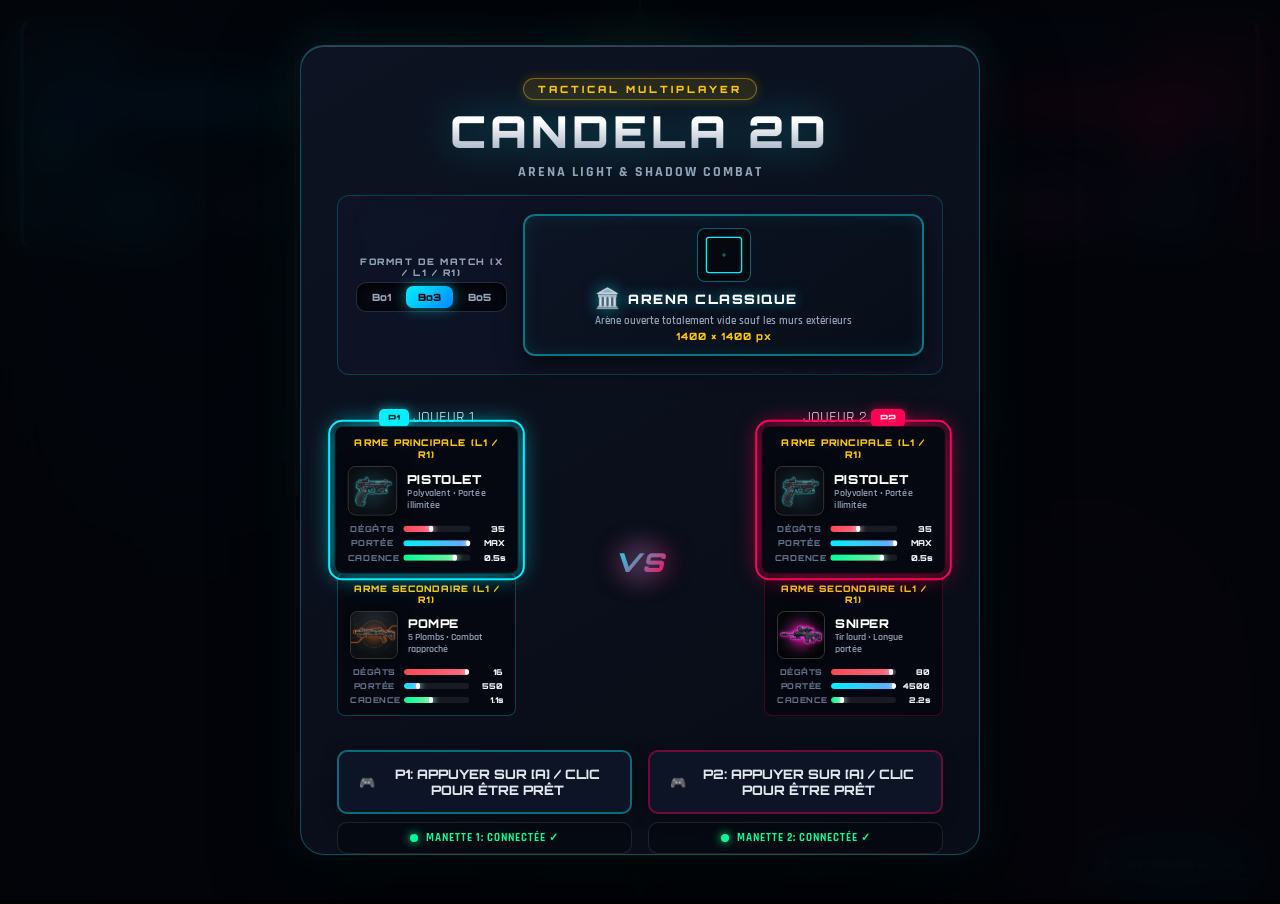
<file: scratch/test_dual_gamepad_launch.html>
<!DOCTYPE html>
<html lang="fr">
<head>
    <meta charset="UTF-8">
    <title>Test Dual Gamepad Launch</title>
</head>
<body style="margin: 0; background: #000;">
    <iframe id="gameFrame" src="../index.html" style="width: 100vw; height: 100vh; border: none;"></iframe>

    <script>
        const iframe = document.getElementById('gameFrame');
        iframe.onload = () => {
            const win = iframe.contentWindow;

            // Inject 2 simulated gamepads
            const fakeGp1 = {
                id: 'DualSense Wireless (P1 SIMULATED)',
                index: 0,
                connected: true,
                timestamp: performance.now(),
                mapping: 'standard',
                axes: [0, 0, 0, 0],
                buttons: Array(17).fill(0).map((_, i) => ({ pressed: true, value: 1.0 }))
            };

            const fakeGp2 = {
                id: 'Xbox Controller (P2 SIMULATED)',
                index: 1,
                connected: true,
                timestamp: performance.now(),
                mapping: 'standard',
                axes: [0, 0, 0, 0],
                buttons: Array(17).fill(0).map((_, i) => ({ pressed: true, value: 1.0 }))
            };

            win.navigator.getGamepads = () => [fakeGp1, fakeGp2];
            win.dispatchEvent(new CustomEvent('gamepadconnected', { gamepad: fakeGp1 }));
            win.dispatchEvent(new CustomEvent('gamepadconnected', { gamepad: fakeGp2 }));

            // Simulate holding start button for 2 seconds to launch gameplay!
            let elapsed = 0;
            const interval = setInterval(() => {
                elapsed += 100;
                fakeGp1.timestamp = performance.now();
                fakeGp2.timestamp = performance.now();
                if (elapsed > 2200) {
                    clearInterval(interval);
                    console.log("🎮 Game launch simulation complete!");
                }
            }, 100);
        };
    </script>
</body>
</html>
</file>
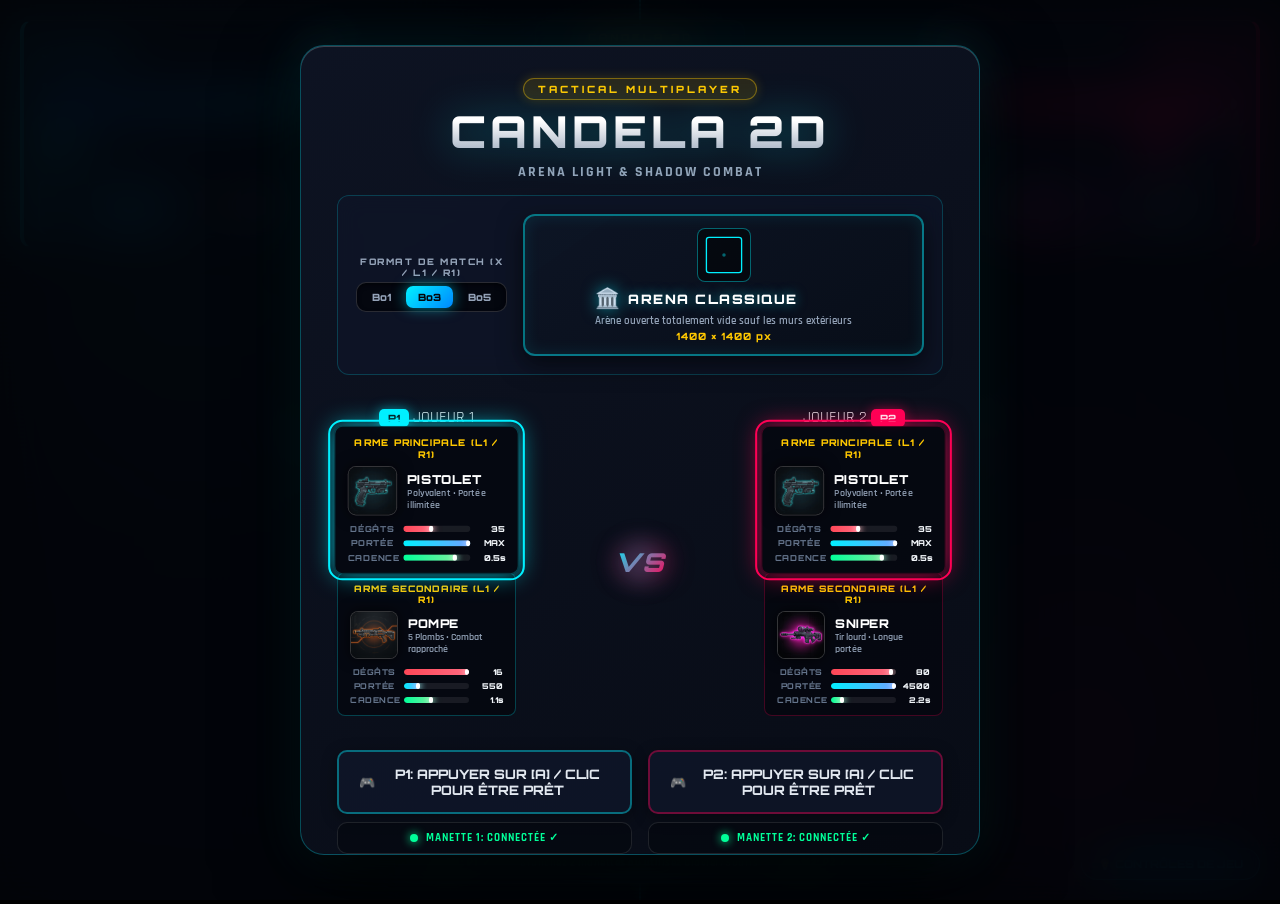
<file: scratch/test_ingame_hud.html>
<!DOCTYPE html>
<html lang="fr">
<head>
    <meta charset="UTF-8">
    <title>Test Active HUD View</title>
</head>
<body style="margin: 0; background: #000;">
    <iframe id="gameFrame" src="../index.html" style="width: 100vw; height: 100vh; border: none;"></iframe>

    <script>
        const iframe = document.getElementById('gameFrame');
        iframe.onload = () => {
            const win = iframe.contentWindow;

            // Connect simulated gamepads
            const fakeGp1 = { id: 'P1', index: 0, connected: true, timestamp: performance.now(), mapping: 'standard', axes: [0,0,0,0], buttons: Array(17).fill(0).map(()=>({pressed:false,value:0})) };
            const fakeGp2 = { id: 'P2', index: 1, connected: true, timestamp: performance.now(), mapping: 'standard', axes: [0,0,0,0], buttons: Array(17).fill(0).map(()=>({pressed:false,value:0})) };
            win.navigator.getGamepads = () => [fakeGp1, fakeGp2];

            setTimeout(() => {
                if (win.game) {
                    win.document.getElementById('start-menu').classList.add('hidden');
                    win.game.gameState = 'PLAYING';
                    win.game.resetRound();
                    console.log("🎮 Active match HUD view!");
                }
            }, 600);
        };
    </script>
</body>
</html>
</file>
<file: style.css>
/* Candela 2D - Web - Master Esports Stylesheet v0.2 */
@import url('https://fonts.googleapis.com/css2?family=Orbitron:wght@400;600;800;900&family=Rajdhani:wght@500;600;700&display=swap');

:root {
    --bg-dark: #030509;
    --panel-bg: rgba(10, 14, 24, 0.78);
    --panel-bg-solid: rgba(12, 17, 30, 0.92);
    --panel-border: rgba(0, 240, 255, 0.2);
    --panel-border-bright: rgba(0, 240, 255, 0.45);
    
    /* Neon Team Colors */
    --p1-color: #00f0ff;
    --p1-glow: rgba(0, 240, 255, 0.5);
    --p1-glow-subtle: rgba(0, 240, 255, 0.15);
    --p1-dark: #0088ff;
    
    --p2-color: #ff0055;
    --p2-glow: rgba(255, 0, 85, 0.5);
    --p2-glow-subtle: rgba(255, 0, 85, 0.15);
    --p2-dark: #bb0033;
    
    --gold-accent: #ffc800;
    --gold-glow: rgba(255, 200, 0, 0.5);
    
    --text-primary: #f1f5f9;
    --text-secondary: #94a3b8;
    --text-muted: #64748b;
    
    --font-heading: 'Orbitron', sans-serif;
    --font-body: 'Rajdhani', sans-serif;
    
    --glass-blur: blur(16px) saturate(180%);
    --glass-blur-heavy: blur(24px) saturate(200%);
    
    --radius-sm: 8px;
    --radius-md: 12px;
    --radius-lg: 18px;
    --radius-xl: 24px;
}

/* Reset & Global */
* {
    box-sizing: border-box;
    margin: 0;
    padding: 0;
    user-select: none;
    -webkit-user-select: none;
}

html, body {
    width: 100%;
    height: 100%;
    background-color: var(--bg-dark);
    color: var(--text-primary);
    font-family: var(--font-body);
    overflow: hidden;
    -webkit-font-smoothing: antialiased;
}

#app-container {
    position: relative;
    width: 100vw;
    height: 100vh;
    display: flex;
    justify-content: center;
    align-items: center;
    background: radial-gradient(circle at 50% 50%, #0a0d18 0%, #030509 100%);
}

/* Canvas Fullscreen */
#gameCanvas {
    position: absolute;
    top: 0;
    left: 0;
    width: 100%;
    height: 100%;
    display: block;
    z-index: 1;
}

/* Ambient Neon Background Glows */
.ambient-glow {
    position: absolute;
    width: 50vw;
    height: 50vh;
    border-radius: 50%;
    filter: blur(140px);
    opacity: 0.28;
    pointer-events: none;
    z-index: 2;
    animation: ambientFloat 12s infinite alternate ease-in-out;
}

.ambient-glow.glow-p1 {
    top: -10%;
    left: -10%;
    background: radial-gradient(circle, var(--p1-color) 0%, rgba(0, 136, 255, 0) 70%);
}

.ambient-glow.glow-p2 {
    bottom: -10%;
    right: -10%;
    background: radial-gradient(circle, var(--p2-color) 0%, rgba(255, 0, 85, 0) 70%);
    animation-delay: -6s;
}

@keyframes ambientFloat {
    0% { transform: translate(0, 0) scale(1); opacity: 0.22; }
    50% { transform: translate(40px, 30px) scale(1.15); opacity: 0.32; }
    100% { transform: translate(-30px, -20px) scale(0.95); opacity: 0.25; }
}

/* Compact Controls Bar */
.controls-compact-bar {
    width: 100%;
    display: flex;
    flex-wrap: wrap;
    justify-content: center;
    align-items: center;
    gap: 8px;
    margin: 8px 0 16px 0;
}

.control-pill {
    display: flex;
    align-items: center;
    gap: 6px;
    background: rgba(15, 23, 42, 0.7);
    border: 1px solid rgba(0, 240, 255, 0.2);
    border-radius: 20px;
    padding: 5px 12px;
    backdrop-filter: blur(8px);
    transition: all 0.25s ease;
    box-shadow: 0 2px 8px rgba(0, 0, 0, 0.3);
}

.control-pill:hover {
    border-color: rgba(0, 240, 255, 0.6);
    transform: translateY(-2px);
    box-shadow: 0 4px 12px rgba(0, 240, 255, 0.2);
}

.control-pill .pill-icon {
    font-size: 14px;
}

.control-pill .pill-label {
    font-size: 11px;
    font-weight: 700;
    letter-spacing: 0.5px;
    color: #94a3b8;
}

.control-pill .pill-key {
    font-size: 10px;
    font-weight: 900;
    color: #00f0ff;
    background: rgba(0, 240, 255, 0.12);
    border: 1px solid rgba(0, 240, 255, 0.3);
    border-radius: 4px;
    padding: 1px 6px;
    letter-spacing: 0.5px;
}

/* Global Utility Classes */
.hidden {
    display: none !important;
}

/* Gamepad Proximity Focus Indicators */
.gamepad-focus-p1 {
    outline: 2px solid #00f0ff !important;
    outline-offset: 4px;
    box-shadow: 0 0 24px rgba(0, 240, 255, 0.7) !important;
    transform: scale(1.03) !important;
    transition: all 0.15s ease !important;
    position: relative !important;
    z-index: 50 !important;
}

.gamepad-focus-p2 {
    outline: 2px solid #ff0055 !important;
    outline-offset: 4px;
    box-shadow: 0 0 24px rgba(255, 0, 85, 0.7) !important;
    transform: scale(1.03) !important;
    transition: all 0.15s ease !important;
    position: relative !important;
    z-index: 50 !important;
}

/* TOP SETUP BANNER (Match Format + Map Carousel) */
.top-setup-banner {
    width: 100%;
    display: flex;
    justify-content: space-between;
    align-items: center;
    gap: 16px;
    margin-bottom: 12px;
    background: rgba(15, 23, 42, 0.6);
    border: 1px solid rgba(0, 240, 255, 0.2);
    border-radius: 12px;
    padding: 12px 18px;
    backdrop-filter: blur(10px);
}

.map-preview-wrap {
    width: 54px;
    height: 54px;
    background: rgba(0, 0, 0, 0.5);
    border: 1px solid rgba(0, 240, 255, 0.4);
    border-radius: 8px;
    display: flex;
    align-items: center;
    justify-content: center;
    padding: 4px;
    flex-shrink: 0;
}

.map-preview-svg {
    width: 100%;
    height: 100%;
}

.map-card-details {
    display: flex;
    flex-direction: column;
    gap: 2px;
}

/* DISCRETE READY ACTION BUTTONS ROW */
.ready-buttons-row {
    width: 100%;
    display: grid;
    grid-template-columns: 1fr 1fr;
    gap: 16px;
    margin-top: 14px;
}

.ready-player-col {
    display: flex;
    flex-direction: column;
    gap: 8px;
}

.ready-action-btn {
    width: 100%;
    padding: 14px 20px;
    border-radius: 10px;
    font-family: 'Orbitron', sans-serif;
    font-size: 13px;
    font-weight: 800;
    cursor: pointer;
    display: flex;
    align-items: center;
    justify-content: center;
    gap: 10px;
    transition: all 0.25s ease;
    border: 2px solid rgba(255, 255, 255, 0.2);
    background: rgba(15, 23, 42, 0.8);
    color: #e2e8f0;
    box-shadow: 0 4px 15px rgba(0, 0, 0, 0.4);
}

.ready-action-btn.p1-ready-btn {
    border-color: rgba(0, 240, 255, 0.4);
}

.ready-action-btn.p1-ready-btn:hover {
    border-color: #00f0ff;
    box-shadow: 0 0 20px rgba(0, 240, 255, 0.4);
}

.ready-action-btn.p1-ready-btn.active {
    background: linear-gradient(135deg, rgba(0, 240, 255, 0.3) 0%, rgba(0, 136, 255, 0.5) 100%);
    border-color: #00f0ff;
    color: #ffffff;
    box-shadow: 0 0 25px rgba(0, 240, 255, 0.6);
}

.ready-action-btn.p2-ready-btn {
    border-color: rgba(255, 0, 85, 0.4);
}

.ready-action-btn.p2-ready-btn:hover {
    border-color: #ff0055;
    box-shadow: 0 0 20px rgba(255, 0, 85, 0.4);
}

.ready-action-btn.p2-ready-btn.active {
    background: linear-gradient(135deg, rgba(255, 0, 85, 0.3) 0%, rgba(200, 0, 50, 0.5) 100%);
    border-color: #ff0055;
    color: #ffffff;
    box-shadow: 0 0 25px rgba(255, 0, 85, 0.6);
}

/* FLOATING CONTROLS TOOLTIP (BOTTOM RIGHT) */
.controls-tooltip-wrapper {
    position: fixed;
    bottom: 20px;
    right: 20px;
    z-index: 100;
}

.controls-tooltip-btn {
    background: rgba(15, 23, 42, 0.85);
    border: 1px solid rgba(0, 240, 255, 0.4);
    border-radius: 20px;
    padding: 8px 16px;
    color: #00f0ff;
    font-family: 'Orbitron', sans-serif;
    font-size: 11px;
    font-weight: 800;
    cursor: pointer;
    box-shadow: 0 4px 15px rgba(0, 0, 0, 0.5);
    backdrop-filter: blur(10px);
    transition: all 0.25s ease;
}

.controls-tooltip-btn:hover {
    background: rgba(0, 240, 255, 0.2);
    box-shadow: 0 0 20px rgba(0, 240, 255, 0.5);
}

.controls-tooltip-content {
    position: absolute;
    bottom: 45px;
    right: 0;
    width: 280px;
    background: rgba(15, 23, 42, 0.95);
    border: 1px solid rgba(0, 240, 255, 0.4);
    border-radius: 12px;
    padding: 12px 16px;
    display: flex;
    flex-direction: column;
    gap: 6px;
    box-shadow: 0 8px 30px rgba(0, 0, 0, 0.8);
    backdrop-filter: blur(16px);
    opacity: 0;
    visibility: hidden;
    transform: translateY(10px);
    transition: all 0.25s ease;
}

.controls-tooltip-wrapper:hover .controls-tooltip-content {
    opacity: 1;
    visibility: visible;
    transform: translateY(0);
}

.tooltip-item {
    display: flex;
    justify-content: space-between;
    font-size: 10px;
    color: #94a3b8;
}

.tooltip-item strong {
    color: #00f0ff;
}

/* Scanline Visual Overlay */
.screen-overlay {
    position: absolute;
    top: 0;
    left: 0;
    width: 100%;
    height: 100%;
    z-index: 3;
    pointer-events: none;
    background: linear-gradient(
        rgba(18, 22, 36, 0) 50%, 
        rgba(0, 0, 0, 0.32) 50%
    ), linear-gradient(
        90deg,
        rgba(0, 240, 255, 0.02),
        rgba(0, 0, 0, 0.01),
        rgba(255, 0, 85, 0.02)
    );
    background-size: 100% 4px, 6px 100%;
    box-shadow: inset 0 0 120px rgba(0, 0, 0, 0.88);
}

/* HUD Overlay Layer */
#hud-layer {
    position: absolute;
    top: 0;
    left: 0;
    width: 100%;
    height: 100%;
    z-index: 10;
    pointer-events: none;
    display: flex;
    flex-direction: column;
    justify-content: space-between;
    padding: 18px 24px;
}

/* In-Game Dynamic Weapon HUD Cards */
.hud-weapons-display {
    display: flex;
    align-items: center;
    gap: 8px;
    margin-top: 8px;
}

.hud-weapon-card {
    display: flex;
    align-items: center;
    gap: 8px;
    background: rgba(15, 23, 42, 0.85);
    border-radius: 8px;
    padding: 6px 10px;
    backdrop-filter: blur(12px);
    transition: all 0.25s cubic-bezier(0.4, 0, 0.2, 1);
    box-shadow: 0 4px 15px rgba(0, 0, 0, 0.4);
}

.hud-weapon-card.active {
    border: 1.5px solid #00f0ff;
    box-shadow: 0 0 15px rgba(0, 240, 255, 0.35);
    transform: scale(1.05);
}

.hud-weapon-card.active.p2-active {
    border-color: #ff0055;
    box-shadow: 0 0 15px rgba(255, 0, 85, 0.35);
}

.hud-weapon-card.secondary {
    border: 1px solid rgba(255, 255, 255, 0.15);
    opacity: 0.75;
}

.hud-weapon-card.secondary:hover {
    opacity: 1.0;
    border-color: rgba(255, 255, 255, 0.4);
}

.hw-img-wrap {
    width: 38px;
    height: 38px;
    border-radius: 6px;
    overflow: hidden;
    background: rgba(0, 0, 0, 0.6);
    border: 1px solid rgba(255, 255, 255, 0.2);
    display: flex;
    align-items: center;
    justify-content: center;
}

.hw-img-wrap img {
    width: 100%;
    height: 100%;
    object-fit: cover;
}

.hw-info {
    display: flex;
    flex-direction: column;
    gap: 2px;
}

.hw-name {
    font-family: 'Orbitron', sans-serif;
    font-size: 11px;
    font-weight: 800;
    color: #f8fafc;
    letter-spacing: 0.5px;
}

.hw-tag {
    font-size: 9px;
    font-weight: 800;
    padding: 1px 5px;
    border-radius: 4px;
    white-space: nowrap;
}

.hw-tag.active-tag {
    background: rgba(0, 240, 255, 0.2);
    color: #00f0ff;
    border: 1px solid rgba(0, 240, 255, 0.4);
}

.p2-active .hw-tag.active-tag {
    background: rgba(255, 0, 85, 0.2);
    color: #ff0055;
    border-color: rgba(255, 0, 85, 0.4);
}

.hw-tag.sec-tag {
    background: rgba(255, 255, 255, 0.08);
    color: #94a3b8;
    border: 1px solid rgba(255, 255, 255, 0.15);
}

.player-hud {
    position: absolute;
    top: 20px;
    width: 330px;
    background: var(--panel-bg);
    backdrop-filter: var(--glass-blur);
    -webkit-backdrop-filter: var(--glass-blur);
    border: 1px solid rgba(255, 255, 255, 0.14);
    border-radius: var(--radius-md);
    padding: 14px 18px;
    box-shadow: 0 12px 36px rgba(0, 0, 0, 0.65), inset 0 1px 0 rgba(255, 255, 255, 0.1);
    display: flex;
    flex-direction: column;
    gap: 10px;
    transition: transform 0.3s cubic-bezier(0.16, 1, 0.3, 1), box-shadow 0.3s ease;
}

.player-hud.left {
    left: 20px;
    border-left: 4px solid var(--p1-color);
    box-shadow: 0 12px 36px rgba(0, 0, 0, 0.65), -4px 0 20px var(--p1-glow-subtle);
}

.player-hud.right {
    right: 20px;
    border-right: 4px solid var(--p2-color);
    box-shadow: 0 12px 36px rgba(0, 0, 0, 0.65), 4px 0 20px var(--p2-glow-subtle);
}

.hud-header {
    display: flex;
    justify-content: space-between;
    align-items: center;
}

.player-title {
    font-family: var(--font-heading);
    font-size: 15px;
    font-weight: 800;
    letter-spacing: 1.5px;
}

.p1-text {
    color: var(--p1-color);
    text-shadow: 0 0 12px var(--p1-glow);
}

.p2-text {
    color: var(--p2-color);
    text-shadow: 0 0 12px var(--p2-glow);
}

.score-display {
    font-family: var(--font-heading);
    font-size: 28px;
    font-weight: 900;
    color: #fff;
    text-shadow: 0 0 16px rgba(255, 255, 255, 0.4);
    transition: transform 0.2s cubic-bezier(0.34, 1.56, 0.64, 1);
}

/* Health Bar */
.bar-container {
    display: flex;
    flex-direction: column;
    gap: 5px;
}

.bar-label {
    font-size: 10px;
    font-weight: 800;
    letter-spacing: 2px;
    color: var(--text-secondary);
    text-transform: uppercase;
}

.bar-bg {
    position: relative;
    width: 100%;
    height: 14px;
    background: rgba(4, 7, 14, 0.85);
    border-radius: 8px;
    overflow: hidden;
    border: 1px solid rgba(255, 255, 255, 0.12);
    box-shadow: inset 0 2px 4px rgba(0, 0, 0, 0.8);
}

.bar-fill {
    height: 100%;
    border-radius: 6px;
    transition: width 0.2s cubic-bezier(0.16, 1, 0.3, 1);
    position: relative;
}

.hp-fill::after {
    content: '';
    position: absolute;
    top: 0;
    right: 0;
    width: 6px;
    height: 100%;
    background: #ffffff;
    box-shadow: 0 0 8px #ffffff;
    border-radius: 2px;
}

.p1-bg {
    background: linear-gradient(90deg, #0066cc, var(--p1-color));
    box-shadow: 0 0 14px var(--p1-glow);
}

.p2-bg {
    background: linear-gradient(90deg, #aa002a, var(--p2-color));
    box-shadow: 0 0 14px var(--p2-glow);
}

.hp-ghost {
    position: absolute;
    top: 0;
    left: 0;
    height: 100%;
    background: rgba(255, 0, 85, 0.55);
    border-radius: 6px;
    transition: width 0.5s ease-out;
    z-index: 1;
}

.hp-fill {
    position: relative;
    z-index: 2;
}

.health-bar-wrap.hp-critical .bar-bg {
    animation: hpCriticalPulse 0.5s infinite alternate ease-in-out;
}

@keyframes hpCriticalPulse {
    from { border-color: rgba(255, 0, 85, 0.4); box-shadow: 0 0 6px rgba(255, 0, 85, 0.4); }
    to { border-color: var(--p2-color); box-shadow: 0 0 22px rgba(255, 0, 85, 0.95), inset 0 0 8px rgba(255, 0, 85, 0.4); }
}

/* Status Row */
.status-row {
    display: flex;
    justify-content: space-between;
    align-items: center;
    margin-top: 2px;
}

.cooldown-widget {
    display: flex;
    align-items: center;
    gap: 10px;
}

.cd-ring-wrap {
    position: relative;
    width: 40px;
    height: 40px;
    filter: drop-shadow(0 2px 6px rgba(0,0,0,0.5));
}

.cd-ring {
    width: 100%;
    height: 100%;
    transform: rotate(-90deg);
}

.circle-bg {
    fill: none;
    stroke: rgba(255, 255, 255, 0.12);
    stroke-width: 4;
}

.circle-fill {
    fill: none;
    stroke-width: 4;
    stroke-linecap: round;
    transition: stroke-dasharray 0.05s linear;
}

.p1-stroke { stroke: var(--p1-color); filter: drop-shadow(0 0 4px var(--p1-glow)); }
.p2-stroke { stroke: var(--p2-color); filter: drop-shadow(0 0 4px var(--p2-glow)); }

.cd-text {
    position: absolute;
    top: 50%;
    left: 50%;
    transform: translate(-50%, -50%);
    font-family: var(--font-heading);
    font-size: 8px;
    font-weight: 900;
    color: #fff;
    letter-spacing: 0.5px;
}

.cd-ring-wrap.ready-flash .circle-fill {
    filter: brightness(2.5) drop-shadow(0 0 10px currentColor);
    transition: filter 0.3s ease;
}

.widget-label {
    font-size: 11px;
    font-weight: 800;
    letter-spacing: 1.5px;
    color: var(--text-secondary);
}

.indicator-box {
    display: flex;
    align-items: center;
    gap: 6px;
    padding: 6px 14px;
    border-radius: 20px;
    font-size: 11px;
    font-weight: 800;
    letter-spacing: 1px;
    background: rgba(5, 9, 18, 0.7);
    border: 1px solid rgba(255, 255, 255, 0.12);
    transition: all 0.25s ease;
}

.indicator-box.light-on {
    background: rgba(255, 200, 0, 0.18);
    border-color: rgba(255, 200, 0, 0.65);
    color: var(--gold-accent);
    box-shadow: 0 0 16px rgba(255, 200, 0, 0.45);
}

.indicator-box.light-off {
    color: var(--text-muted);
    opacity: 0.6;
}

.indicator-box.stealth-hidden {
    background: rgba(0, 240, 255, 0.14);
    border-color: rgba(0, 240, 255, 0.4);
    color: var(--p1-color);
    box-shadow: 0 0 12px rgba(0, 240, 255, 0.25);
}

.indicator-box.stealth-revealed {
    background: rgba(255, 0, 85, 0.25);
    border-color: rgba(255, 0, 85, 0.7);
    color: var(--p2-color);
    box-shadow: 0 0 18px rgba(255, 0, 85, 0.6);
    animation: stealthAlertPulse 0.8s infinite alternate ease-in-out;
}

@keyframes stealthAlertPulse {
    from { transform: scale(0.95); opacity: 0.85; }
    to { transform: scale(1.05); opacity: 1.0; }
}

/* Center HUD Header */
#center-hud {
    position: absolute;
    top: 20px;
    left: 50%;
    transform: translateX(-50%);
    display: flex;
    flex-direction: column;
    align-items: center;
    background: var(--panel-bg);
    backdrop-filter: var(--glass-blur);
    -webkit-backdrop-filter: var(--glass-blur);
    border: 1px solid rgba(255, 255, 255, 0.18);
    padding: 10px 28px;
    border-radius: var(--radius-md);
    box-shadow: 0 12px 40px rgba(0, 0, 0, 0.75), inset 0 1px 0 rgba(255, 255, 255, 0.12);
    min-width: 210px;
}

.brand-badge {
    font-family: var(--font-heading);
    font-size: 10px;
    font-weight: 900;
    letter-spacing: 3px;
    color: var(--gold-accent);
    text-shadow: 0 0 10px var(--gold-glow);
    margin-bottom: 2px;
}

.timer-display {
    font-family: var(--font-heading);
    font-size: 26px;
    font-weight: 900;
    color: #ffffff;
    letter-spacing: 2px;
    text-shadow: 0 0 12px rgba(255, 255, 255, 0.3);
}

.round-display {
    font-size: 10px;
    font-weight: 800;
    letter-spacing: 2.5px;
    color: var(--text-secondary);
    margin-top: 1px;
}

.timer-critical {
    color: var(--p2-color) !important;
    text-shadow: 0 0 18px var(--p2-glow) !important;
    animation: timerCriticalPulse 0.5s infinite alternate ease-in-out;
}

@keyframes timerCriticalPulse {
    from { transform: scale(1); opacity: 0.85; }
    to { transform: scale(1.1); opacity: 1.0; }
}

/* Match Score Dots */
.match-score-dots-wrapper {
    display: flex;
    align-items: center;
    gap: 8px;
    margin-top: 4px;
}

.round-dots {
    font-size: 13px;
    letter-spacing: 4px;
    font-family: monospace;
    font-weight: 700;
}

.p1-dots {
    color: var(--p1-color);
    text-shadow: 0 0 10px var(--p1-glow);
}

.p2-dots {
    color: var(--p2-color);
    text-shadow: 0 0 10px var(--p2-glow);
}

.dots-vs {
    font-size: 10px;
    color: var(--text-muted);
}

.overtime-badge {
    background: linear-gradient(90deg, #ff9f1a, #ff3838);
    color: #ffffff;
    font-family: var(--font-heading);
    font-size: 10px;
    font-weight: 900;
    padding: 3px 10px;
    border-radius: 4px;
    letter-spacing: 1.5px;
    margin-top: 2px;
    box-shadow: 0 0 14px rgba(255, 159, 26, 0.7);
    animation: pulseOvertime 0.8s infinite alternate ease-in-out;
}

@keyframes pulseOvertime {
    from { transform: scale(1); box-shadow: 0 0 8px rgba(255, 159, 26, 0.6); }
    to { transform: scale(1.08); box-shadow: 0 0 20px rgba(255, 56, 56, 0.95); }
}

/* Kill Feed */
.kill-feed {
    position: absolute;
    top: 110px;
    left: 50%;
    transform: translateX(-50%);
    display: flex;
    flex-direction: column;
    align-items: center;
    gap: 6px;
    z-index: 15;
    pointer-events: none;
    min-width: 220px;
}

.kill-feed-entry {
    font-family: var(--font-heading);
    font-size: 11px;
    font-weight: 800;
    letter-spacing: 1px;
    padding: 6px 18px;
    background: rgba(6, 10, 20, 0.85);
    border: 1px solid rgba(255, 255, 255, 0.12);
    border-left: 4px solid currentColor;
    border-radius: 6px;
    backdrop-filter: blur(10px);
    white-space: nowrap;
    box-shadow: 0 4px 16px rgba(0, 0, 0, 0.6);
    animation: feedSlideIn 0.3s cubic-bezier(0.34, 1.56, 0.64, 1) forwards;
}

@keyframes feedSlideIn {
    from { opacity: 0; transform: translateY(-12px) scale(0.9); }
    to { opacity: 1; transform: translateY(0) scale(1); }
}

/* Gamepad Bottom Bar */
#gamepad-bar {
    position: absolute;
    bottom: 16px;
    left: 50%;
    transform: translateX(-50%);
    display: flex;
    align-items: center;
    gap: 16px;
    background: var(--panel-bg);
    backdrop-filter: var(--glass-blur);
    -webkit-backdrop-filter: var(--glass-blur);
    border: 1px solid rgba(255, 255, 255, 0.15);
    padding: 8px 24px;
    border-radius: 30px;
    box-shadow: 0 8px 30px rgba(0, 0, 0, 0.65);
}

.gp-badge {
    display: flex;
    align-items: center;
    gap: 8px;
    font-size: 11px;
    font-weight: 800;
    letter-spacing: 1px;
    padding: 5px 12px;
    border-radius: 14px;
    transition: all 0.25s ease;
}

.gp-dot {
    width: 8px;
    height: 8px;
    border-radius: 50%;
    background: var(--text-muted);
    transition: all 0.3s ease;
}

.gp-badge.connected {
    color: #00ff99;
}
.gp-badge.connected .gp-dot {
    background: #00ff99;
    box-shadow: 0 0 10px #00ff99;
    animation: gpDotPulse 1.5s infinite alternate ease-in-out;
}

@keyframes gpDotPulse {
    from { transform: scale(0.9); opacity: 0.7; }
    to { transform: scale(1.2); opacity: 1.0; }
}

.gp-badge.disconnected {
    color: var(--text-secondary);
}

.start-gp-status {
    justify-content: center;
    background: rgba(4, 7, 14, 0.6);
    border: 1px solid rgba(255, 255, 255, 0.1);
    border-radius: 10px;
    padding: 8px 14px;
    font-size: 11px;
}

.gp-hint {
    font-size: 11px;
    color: var(--text-secondary);
    font-weight: 700;
    letter-spacing: 0.5px;
}

/* Modals & Overlays */
.modal-overlay {
    position: absolute;
    top: 0;
    left: 0;
    width: 100%;
    height: 100%;
    z-index: 9000;
    background: rgba(3, 5, 10, 0.88);
    backdrop-filter: var(--glass-blur-heavy);
    -webkit-backdrop-filter: var(--glass-blur-heavy);
    display: flex;
    justify-content: center;
    align-items: center;
    pointer-events: auto;
    transition: opacity 0.35s ease;
}

.modal-overlay.hidden {
    opacity: 0;
    pointer-events: none;
    display: none !important;
}

.modal-card {
    width: 92%;
    max-width: 680px;
    max-height: 90vh;
    overflow-y: auto;
    background: linear-gradient(150deg, rgba(14, 20, 36, 0.95) 0%, rgba(8, 12, 22, 0.98) 100%);
    border: 1px solid rgba(0, 240, 255, 0.28);
    box-shadow: 0 24px 80px rgba(0, 0, 0, 0.95), 0 0 50px rgba(0, 240, 255, 0.12), inset 0 1px 0 rgba(255, 255, 255, 0.2);
    border-radius: var(--radius-xl);
    padding: 32px 36px;
    display: flex;
    flex-direction: column;
    align-items: center;
    text-align: center;
    gap: 14px;
    position: relative;
}

/* Custom Scrollbar for Modal Card */
.modal-card::-webkit-scrollbar {
    width: 6px;
}
.modal-card::-webkit-scrollbar-track {
    background: rgba(0, 0, 0, 0.2);
    border-radius: 4px;
}
.modal-card::-webkit-scrollbar-thumb {
    background: rgba(0, 240, 255, 0.3);
    border-radius: 4px;
}
.modal-card::-webkit-scrollbar-thumb:hover {
    background: rgba(0, 240, 255, 0.6);
}

.modal-glow-header {
    display: flex;
    flex-direction: column;
    align-items: center;
    gap: 4px;
}

.glow-tag {
    font-family: var(--font-heading);
    font-size: 10px;
    font-weight: 900;
    letter-spacing: 3px;
    color: var(--gold-accent);
    background: rgba(255, 200, 0, 0.12);
    border: 1px solid rgba(255, 200, 0, 0.4);
    padding: 4px 14px;
    border-radius: 20px;
    box-shadow: 0 0 12px rgba(255, 200, 0, 0.2);
}

.floating-tag {
    animation: floatBadge 3.5s infinite alternate ease-in-out;
}

@keyframes floatBadge {
    0% { transform: translateY(0); }
    100% { transform: translateY(-4px); }
}

.modal-card h1 {
    font-family: var(--font-heading);
    font-size: 44px;
    font-weight: 900;
    letter-spacing: 4px;
    background: linear-gradient(180deg, #ffffff 30%, #94a3b8 100%);
    -webkit-background-clip: text;
    -webkit-text-fill-color: transparent;
    filter: drop-shadow(0 0 20px rgba(0, 240, 255, 0.35));
}

.modal-card .subtitle {
    font-size: 14px;
    color: var(--text-secondary);
    font-weight: 700;
    letter-spacing: 2px;
}

/* VS Selection Container */
.vs-selection-container {
    display: grid;
    grid-template-columns: 1fr 220px 1fr;
    gap: 14px;
    width: 100%;
    margin: 6px 0;
    align-items: center;
}

.player-vs-panel {
    background: linear-gradient(145deg, rgba(12, 18, 32, 0.85), rgba(6, 10, 20, 0.95));
    border-radius: var(--radius-md);
    padding: 12px;
    display: flex;
    flex-direction: column;
    gap: 8px;
    box-shadow: 0 6px 24px rgba(0, 0, 0, 0.5), inset 0 1px 0 rgba(255, 255, 255, 0.08);
}

.p1-vs-panel {
    border: 1px solid rgba(0, 240, 255, 0.35);
    box-shadow: 0 6px 24px rgba(0, 0, 0, 0.5), 0 0 20px rgba(0, 240, 255, 0.1);
}

.p2-vs-panel {
    border: 1px solid rgba(255, 0, 85, 0.35);
    box-shadow: 0 6px 24px rgba(0, 0, 0, 0.5), 0 0 20px rgba(255, 0, 85, 0.1);
}

.player-panel-header {
    display: flex;
    align-items: center;
    justify-content: space-between;
    padding: 0 4px;
}

.player-panel-name {
    font-family: var(--font-heading);
    font-size: 13px;
    font-weight: 900;
    letter-spacing: 1.5px;
    color: #ffffff;
}

.p1-badge {
    background: var(--p1-color);
    color: #030509;
    font-family: var(--font-heading);
    font-size: 10px;
    font-weight: 900;
    padding: 3px 9px;
    border-radius: 5px;
    box-shadow: 0 0 12px var(--p1-glow);
}

.p2-badge {
    background: var(--p2-color);
    color: #ffffff;
    font-family: var(--font-heading);
    font-size: 10px;
    font-weight: 900;
    padding: 3px 9px;
    border-radius: 5px;
    box-shadow: 0 0 12px var(--p2-glow);
}

/* Weapon Slot Cards */
.weapon-slot-card {
    background: rgba(5, 8, 16, 0.85);
    border-radius: var(--radius-sm);
    padding: 10px 12px;
    display: flex;
    flex-direction: column;
    gap: 6px;
    cursor: pointer;
    transition: all 0.25s cubic-bezier(0.16, 1, 0.3, 1);
    position: relative;
    user-select: none;
}

.weapon-slot-card:hover {
    transform: translateY(-3px) scale(1.02);
}

.p1-border {
    border: 1px solid rgba(0, 240, 255, 0.25);
}

.p1-border:hover {
    border-color: var(--p1-color);
    box-shadow: 0 0 20px rgba(0, 240, 255, 0.4), inset 0 0 10px rgba(0, 240, 255, 0.1);
}

.p2-border {
    border: 1px solid rgba(255, 0, 85, 0.25);
}

.p2-border:hover {
    border-color: var(--p2-color);
    box-shadow: 0 0 20px rgba(255, 0, 85, 0.4), inset 0 0 10px rgba(255, 0, 85, 0.1);
}

.slot-badge {
    font-family: var(--font-heading);
    font-size: 9px;
    font-weight: 900;
    color: var(--gold-accent);
    letter-spacing: 1px;
    text-transform: uppercase;
}

.weapon-card-body {
    display: flex;
    align-items: center;
    gap: 10px;
}

.weapon-card-img-wrap {
    width: 48px;
    height: 48px;
    border-radius: 8px;
    overflow: hidden;
    background: rgba(0, 0, 0, 0.6);
    border: 1px solid rgba(255, 255, 255, 0.2);
    display: flex;
    align-items: center;
    justify-content: center;
    box-shadow: 0 0 14px rgba(0, 0, 0, 0.7);
    flex-shrink: 0;
    position: relative;
}

.weapon-card-img {
    width: 100%;
    height: 100%;
    object-fit: cover;
    transition: transform 0.3s ease, filter 0.3s ease;
}

.weapon-slot-card:hover .weapon-card-img {
    transform: scale(1.15);
    filter: brightness(1.15);
}

.weapon-card-info {
    display: flex;
    flex-direction: column;
    text-align: left;
}

.weapon-card-name {
    font-family: var(--font-heading);
    font-size: 12px;
    font-weight: 900;
    color: #ffffff;
    letter-spacing: 0.5px;
}

.weapon-card-desc {
    font-size: 10px;
    color: var(--text-secondary);
    font-weight: 600;
}

/* Stat Bars inside Weapon Card */
.weapon-stats-list {
    display: flex;
    flex-direction: column;
    gap: 4px;
    margin-top: 2px;
}

.stat-row {
    display: flex;
    align-items: center;
    gap: 6px;
}

.stat-label {
    font-family: var(--font-heading);
    font-size: 8px;
    font-weight: 800;
    color: var(--text-muted);
    width: 48px;
    letter-spacing: 0.5px;
}

.stat-bar-bg {
    flex: 1;
    height: 6px;
    background: rgba(255, 255, 255, 0.08);
    border-radius: 4px;
    overflow: hidden;
    position: relative;
}

.stat-bar-fill {
    height: 100%;
    border-radius: 4px;
    transition: width 0.35s cubic-bezier(0.16, 1, 0.3, 1);
    position: relative;
}

.stat-bar-fill::after {
    content: '';
    position: absolute;
    right: 0;
    top: 0;
    width: 4px;
    height: 100%;
    background: #ffffff;
    box-shadow: 0 0 6px #ffffff;
    border-radius: 2px;
}

.damage-fill {
    background: linear-gradient(90deg, #ff4757, #ff6b81);
    box-shadow: 0 0 8px rgba(255, 71, 87, 0.7);
}

.range-fill {
    background: linear-gradient(90deg, #00f0ff, #70a1ff);
    box-shadow: 0 0 8px rgba(0, 240, 255, 0.7);
}

.rate-fill {
    background: linear-gradient(90deg, #00ff99, #7bed9f);
    box-shadow: 0 0 8px rgba(0, 255, 153, 0.7);
}

.stat-val {
    font-family: var(--font-heading);
    font-size: 8px;
    font-weight: 900;
    color: var(--text-primary);
    width: 28px;
    text-align: right;
}

/* Center Panel & VS Badge */
.center-vs-panel {
    display: flex;
    flex-direction: column;
    align-items: center;
    gap: 8px;
}

.vs-badge-wrapper {
    position: relative;
    display: flex;
    align-items: center;
    justify-content: center;
    margin: 4px 0;
}

.vs-glow-ring {
    position: absolute;
    width: 48px;
    height: 48px;
    border-radius: 50%;
    background: radial-gradient(circle, rgba(0, 240, 255, 0.25) 0%, rgba(255, 0, 85, 0.25) 100%);
    filter: blur(10px);
    animation: vsGlowPulse 2.5s infinite alternate ease-in-out;
}

@keyframes vsGlowPulse {
    0% { transform: scale(0.9); opacity: 0.6; }
    100% { transform: scale(1.3); opacity: 1.0; }
}

.vs-badge {
    position: relative;
    z-index: 2;
    font-family: var(--font-heading);
    font-size: 26px;
    font-weight: 900;
    font-style: italic;
    background: linear-gradient(135deg, var(--p1-color), var(--p2-color));
    -webkit-background-clip: text;
    -webkit-text-fill-color: transparent;
    filter: drop-shadow(0 0 14px rgba(255, 0, 85, 0.7));
    letter-spacing: 2px;
    animation: floatBadge 3s infinite alternate ease-in-out;
}

/* Match Format Selector */
.match-format-box {
    display: flex;
    flex-direction: column;
    align-items: center;
    gap: 4px;
    margin-bottom: 2px;
}

.format-label {
    font-family: var(--font-heading);
    font-size: 9px;
    font-weight: 900;
    color: var(--text-secondary);
    letter-spacing: 1.5px;
}

.format-btn-group {
    display: flex;
    background: rgba(4, 7, 14, 0.85);
    border: 1px solid rgba(255, 255, 255, 0.15);
    border-radius: 10px;
    padding: 3px;
    gap: 3px;
    box-shadow: inset 0 2px 4px rgba(0,0,0,0.5);
}

.format-btn {
    background: transparent;
    border: none;
    color: var(--text-secondary);
    font-family: var(--font-heading);
    font-size: 10px;
    font-weight: 900;
    padding: 5px 12px;
    border-radius: 7px;
    cursor: pointer;
    transition: all 0.2s cubic-bezier(0.16, 1, 0.3, 1);
    position: relative;
    overflow: hidden;
}

.format-btn:hover {
    color: #ffffff;
    background: rgba(255, 255, 255, 0.08);
}

.format-btn.active {
    background: linear-gradient(135deg, var(--p1-color), var(--p1-dark));
    color: #030509;
    box-shadow: 0 0 14px var(--p1-glow);
}

/* Map Choice Carousel */
.map-carousel-wrapper {
    display: flex;
    align-items: center;
    justify-content: center;
    gap: 10px;
    width: 100%;
    margin: 6px 0;
}

.map-nav-btn {
    background: rgba(10, 16, 28, 0.9);
    border: 1px solid rgba(0, 240, 255, 0.4);
    color: var(--p1-color);
    font-size: 16px;
    width: 42px;
    height: 68px;
    border-radius: var(--radius-sm);
    cursor: pointer;
    display: flex;
    align-items: center;
    justify-content: center;
    transition: all 0.2s cubic-bezier(0.16, 1, 0.3, 1);
    box-shadow: 0 4px 14px rgba(0, 0, 0, 0.5);
}

.map-nav-btn:hover {
    background: rgba(0, 240, 255, 0.22);
    border-color: var(--p1-color);
    transform: scale(1.08);
    box-shadow: 0 0 20px var(--p1-glow);
}

.map-nav-btn:active {
    transform: scale(0.95);
}

.map-card {
    flex: 1;
    background: linear-gradient(145deg, rgba(14, 22, 38, 0.92), rgba(8, 14, 24, 0.96));
    border: 2px solid rgba(0, 240, 255, 0.45);
    border-radius: var(--radius-md);
    padding: 12px 16px;
    display: flex;
    flex-direction: column;
    align-items: center;
    gap: 4px;
    box-shadow: 0 8px 24px rgba(0, 0, 0, 0.6), inset 0 0 16px rgba(0, 240, 255, 0.1);
    transition: all 0.25s ease;
    min-height: 68px;
}

.map-card-header {
    display: flex;
    align-items: center;
    gap: 8px;
}

.map-card-icon {
    font-size: 20px;
    filter: drop-shadow(0 0 8px rgba(0, 240, 255, 0.5));
}

.map-card-title {
    font-family: var(--font-heading);
    font-size: 13px;
    font-weight: 900;
    color: #ffffff;
    letter-spacing: 1.5px;
    text-shadow: 0 0 12px var(--p1-glow);
}

.map-card-desc {
    font-size: 11px;
    color: var(--text-secondary);
    font-weight: 600;
}

.map-card-size {
    font-family: var(--font-heading);
    font-size: 10px;
    color: var(--gold-accent);
    letter-spacing: 1px;
    font-weight: 800;
}

/* Dual Controller Ready Badges */
.ready-status-box {
    display: flex;
    gap: 12px;
    margin: 8px 0;
    width: 100%;
}

.ready-badge {
    position: relative;
    flex: 1;
    padding: 12px;
    border-radius: var(--radius-sm);
    font-family: var(--font-heading);
    font-size: 11px;
    font-weight: 800;
    text-align: center;
    overflow: hidden;
    transition: all 0.25s ease;
}

.ready-progress-bar {
    position: absolute;
    top: 0;
    left: 0;
    height: 100%;
    background: linear-gradient(90deg, rgba(0, 255, 153, 0.4), rgba(0, 240, 255, 0.8));
    border-radius: var(--radius-sm);
    transition: width 0.04s linear;
    z-index: 1;
}

.ready-badge .rb-icon,
.ready-badge .rb-text {
    position: relative;
    z-index: 2;
}

.ready-badge.waiting {
    background: rgba(255, 200, 0, 0.12);
    border: 1px solid rgba(255, 200, 0, 0.45);
    color: var(--gold-accent);
    box-shadow: 0 0 14px rgba(255, 200, 0, 0.2);
    animation: readyPulse 1.2s infinite alternate ease-in-out;
}

.ready-badge.ready {
    background: rgba(0, 255, 153, 0.22);
    border: 1px solid #00ff99;
    color: #00ff99;
    box-shadow: 0 0 20px rgba(0, 255, 153, 0.5);
    transform: scale(1.02);
}

@keyframes readyPulse {
    from { opacity: 0.75; }
    to { opacity: 1.0; }
}

/* Primary Button Polish */
.btn-primary {
    width: 100%;
    margin-top: 10px;
    padding: 16px 28px;
    font-family: var(--font-heading);
    font-size: 16px;
    font-weight: 900;
    letter-spacing: 2px;
    color: #030509;
    background: linear-gradient(135deg, var(--p1-color), #0088ff);
    border: none;
    border-radius: var(--radius-md);
    cursor: pointer;
    box-shadow: 0 6px 24px rgba(0, 240, 255, 0.45);
    transition: transform 0.2s cubic-bezier(0.16, 1, 0.3, 1), box-shadow 0.2s ease;
    position: relative;
    overflow: hidden;
}

.btn-primary::after {
    content: '';
    position: absolute;
    top: -50%;
    left: -60%;
    width: 50%;
    height: 200%;
    background: linear-gradient(90deg, transparent, rgba(255, 255, 255, 0.4), transparent);
    transform: rotate(25deg);
    transition: left 0.6s ease;
}

.btn-primary:hover {
    transform: translateY(-2px);
    box-shadow: 0 10px 36px rgba(0, 240, 255, 0.75);
}

.btn-primary:hover::after {
    left: 130%;
}

.btn-primary:active {
    transform: translateY(1px);
}

/* Victory Modal Specifics */
#victory-modal {
    background: rgba(3, 5, 10, 0.55);
    backdrop-filter: var(--glass-blur);
}

.victory-card {
    animation: victoryBounceIn 0.5s cubic-bezier(0.34, 1.56, 0.64, 1) forwards;
}

@keyframes victoryBounceIn {
    0% { transform: scale(0.7); opacity: 0; }
    60% { transform: scale(1.04); opacity: 1; }
    100% { transform: scale(1); opacity: 1; }
}

.victory-card h2 {
    font-family: var(--font-heading);
    font-size: 26px;
    font-weight: 900;
    color: #fff;
    text-shadow: 0 0 16px rgba(255, 255, 255, 0.4);
}

.score-board {
    display: flex;
    align-items: center;
    justify-content: center;
    gap: 20px;
    margin: 10px 0;
}

.score-box {
    display: flex;
    flex-direction: column;
    align-items: center;
    padding: 12px 26px;
    background: rgba(4, 7, 14, 0.75);
    border-radius: var(--radius-md);
    border: 1px solid rgba(255, 255, 255, 0.15);
    box-shadow: 0 4px 16px rgba(0,0,0,0.5);
}

.sb-label {
    font-size: 11px;
    font-weight: 800;
    color: var(--text-secondary);
}

.sb-val {
    font-family: var(--font-heading);
    font-size: 34px;
    font-weight: 900;
    color: #fff;
}

.sb-vs {
    font-family: var(--font-heading);
    font-size: 18px;
    font-weight: 900;
    color: var(--gold-accent);
    text-shadow: 0 0 10px var(--gold-glow);
}

.p1-score-box { border-color: var(--p1-color); box-shadow: 0 0 20px var(--p1-glow-subtle); }
.p2-score-box { border-color: var(--p2-color); box-shadow: 0 0 20px var(--p2-glow-subtle); }

/* Match Statistics Breakdown */
.match-stats-box {
    display: grid;
    grid-template-columns: 1fr 40px 1fr;
    gap: 10px;
    background: rgba(4, 7, 14, 0.85);
    border: 1px solid rgba(255, 255, 255, 0.14);
    border-radius: var(--radius-md);
    padding: 12px;
    width: 100%;
    margin: 8px 0;
    align-items: center;
    box-shadow: inset 0 2px 4px rgba(0,0,0,0.6);
}

.stats-col {
    display: flex;
    flex-direction: column;
    gap: 5px;
}

.p1-stats-col { text-align: left; }
.p2-stats-col { text-align: right; }

.stat-line {
    display: flex;
    justify-content: space-between;
    font-family: var(--font-heading);
    font-size: 10px;
    font-weight: 800;
    color: var(--text-secondary);
}

.p1-stats-col .stat-line span:last-child { color: var(--p1-color); text-shadow: 0 0 8px var(--p1-glow); }
.p2-stats-col .stat-line span:last-child { color: var(--p2-color); text-shadow: 0 0 8px var(--p2-glow); }

.stats-vs-divider {
    font-family: var(--font-heading);
    font-size: 9px;
    font-weight: 900;
    color: var(--text-muted);
    text-align: center;
}

/* Dual Virtual Controller Cursors */
.virtual-cursor {
    position: fixed;
    top: 0;
    left: 0;
    width: 26px;
    height: 26px;
    pointer-events: none;
    z-index: 9999;
    transform: translate(-50%, -50%);
    display: flex;
    align-items: center;
    justify-content: center;
    transition: opacity 0.2s ease, transform 0.05s ease-out;
}

.virtual-cursor.hidden {
    display: none;
}

.cursor-ring {
    position: absolute;
    width: 26px;
    height: 26px;
    border-radius: 50%;
    border: 2px solid currentColor;
    box-shadow: 0 0 12px currentColor;
    animation: cursorPulse 1.5s infinite alternate ease-in-out;
}

.cursor-dot {
    width: 6px;
    height: 6px;
    border-radius: 50%;
    background-color: currentColor;
    box-shadow: 0 0 10px currentColor;
}

.cursor-label {
    position: absolute;
    top: 28px;
    left: 50%;
    transform: translateX(-50%);
    font-family: var(--font-heading);
    font-size: 10px;
    font-weight: 900;
    padding: 2px 6px;
    border-radius: 4px;
    background: rgba(3, 5, 10, 0.9);
    color: currentColor;
    border: 1px solid currentColor;
}

.p1-cursor { color: var(--p1-color); }
.p2-cursor { color: var(--p2-color); }

@keyframes cursorPulse {
    from { transform: scale(0.9); }
    to { transform: scale(1.12); }
}

/* Responsive Scaling & Media Queries */
@media (max-width: 1024px) {
    .player-hud {
        width: 280px;
        padding: 10px 14px;
    }
    .modal-card {
        padding: 24px 28px;
    }
    .vs-selection-container {
        grid-template-columns: 1fr 180px 1fr;
        gap: 10px;
    }
}

@media (max-width: 820px) {
    .vs-selection-container {
        grid-template-columns: 1fr;
        gap: 12px;
    }
    .center-vs-panel {
        order: -1;
    }
    .player-hud.left {
        left: 10px;
        top: 10px;
    }
    .player-hud.right {
        right: 10px;
        top: 10px;
    }
    #center-hud {
        top: 10px;
        padding: 6px 16px;
    }
    .timer-display {
        font-size: 20px;
    }
    .score-display {
        font-size: 22px;
    }
}

@media (max-height: 720px) {
    .modal-card {
        padding: 18px 24px;
        gap: 10px;
    }
    .modal-card h1 {
        font-size: 34px;
    }
    .gamepad-diagram {
        max-height: 180px;
    }
    .weapon-slot-card {
        padding: 6px 8px;
    }
}
</file>
<file: Archive/V0.1/style.css>
/* CANDELA 2D - Master Stylesheet */
:root {
    --bg-dark: #05070c;
    --panel-bg: rgba(12, 16, 26, 0.75);
    --panel-border: rgba(255, 255, 255, 0.12);
    --p1-color: #00f0ff;
    --p1-glow: rgba(0, 240, 255, 0.4);
    --p2-color: #ff0055;
    --p2-glow: rgba(255, 0, 85, 0.4);
    --gold-accent: #ffb700;
    --font-heading: 'Orbitron', sans-serif;
    --font-body: 'Rajdhani', sans-serif;
}

* {
    box-sizing: border-box;
    margin: 0;
    padding: 0;
    user-select: none;
    -webkit-user-select: none;
}

html, body {
    width: 100%;
    height: 100%;
    background-color: var(--bg-dark);
    color: #ffffff;
    font-family: var(--font-body);
    overflow: hidden;
}

#app-container {
    position: relative;
    width: 100vw;
    height: 100vh;
    display: flex;
    justify-content: center;
    align-items: center;
    background: #000;
}

/* Canvas Fullscreen */
#gameCanvas {
    position: absolute;
    top: 0;
    left: 0;
    width: 100%;
    height: 100%;
    display: block;
    z-index: 1;
}

/* Scanline visual filter overlay */
.screen-overlay {
    position: absolute;
    top: 0;
    left: 0;
    width: 100%;
    height: 100%;
    z-index: 2;
    pointer-events: none;
    background: linear-gradient(
        rgba(18, 16, 16, 0) 50%, 
        rgba(0, 0, 0, 0.25) 50%
    ), linear-gradient(
        90deg,
        rgba(255, 0, 0, 0.03),
        rgba(0, 255, 0, 0.01),
        rgba(0, 0, 255, 0.03)
    );
    background-size: 100% 4px, 6px 100%;
    box-shadow: inset 0 0 100px rgba(0, 0, 0, 0.8);
}

/* HUD Overlay Layer */
#hud-layer {
    position: absolute;
    top: 0;
    left: 0;
    width: 100%;
    height: 100%;
    z-index: 10;
    pointer-events: none;
    display: flex;
    flex-direction: column;
    justify-content: space-between;
    padding: 15px 25px;
}

/* Player HUD Card (Top Left / Right) */
.player-hud {
    position: absolute;
    top: 20px;
    width: 320px;
    background: var(--panel-bg);
    backdrop-filter: blur(12px);
    border: 1px solid var(--panel-border);
    border-radius: 12px;
    padding: 14px 18px;
    box-shadow: 0 8px 32px rgba(0, 0, 0, 0.5);
    display: flex;
    flex-direction: column;
    gap: 10px;
}

.player-hud.left {
    left: 20px;
    border-left: 4px solid var(--p1-color);
}

.player-hud.right {
    right: 20px;
    border-right: 4px solid var(--p2-color);
}

.hud-header {
    display: flex;
    justify-content: space-between;
    align-items: center;
}

.player-title {
    font-family: var(--font-heading);
    font-size: 16px;
    font-weight: 800;
    letter-spacing: 1px;
}

.p1-text {
    color: var(--p1-color);
    text-shadow: 0 0 10px var(--p1-glow);
}

.p2-text {
    color: var(--p2-color);
    text-shadow: 0 0 10px var(--p2-glow);
}

.score-display {
    font-family: var(--font-heading);
    font-size: 26px;
    font-weight: 900;
    color: #fff;
}

/* Health Bar */
.bar-container {
    display: flex;
    flex-direction: column;
    gap: 4px;
}

.bar-label {
    font-size: 11px;
    font-weight: 700;
    letter-spacing: 1.5px;
    color: #8a99ad;
}

.bar-bg {
    position: relative;
    width: 100%;
    height: 12px;
    background: rgba(0, 0, 0, 0.6);
    border-radius: 6px;
    overflow: hidden;
    border: 1px solid rgba(255, 255, 255, 0.08);
}

.bar-fill {
    height: 100%;
    transition: width 0.15s ease-out;
}

.p1-bg {
    background: linear-gradient(90deg, #0088ff, var(--p1-color));
    box-shadow: 0 0 10px var(--p1-glow);
}

.p2-bg {
    background: linear-gradient(90deg, #bb0033, var(--p2-color));
    box-shadow: 0 0 10px var(--p2-glow);
}

/* Status Row (Cooldown Ring + Torch Indicator) */
.status-row {
    display: flex;
    justify-content: space-between;
    align-items: center;
    margin-top: 2px;
}

.cooldown-widget {
    display: flex;
    align-items: center;
    gap: 10px;
}

.cd-ring-wrap {
    position: relative;
    width: 38px;
    height: 38px;
}

.cd-ring {
    width: 100%;
    height: 100%;
    transform: rotate(-90deg);
}

.circle-bg {
    fill: none;
    stroke: rgba(255, 255, 255, 0.1);
    stroke-width: 3.8;
}

.circle-fill {
    fill: none;
    stroke-width: 3.8;
    stroke-linecap: round;
    transition: stroke-dasharray 0.05s linear;
}

.p1-stroke { stroke: var(--p1-color); }
.p2-stroke { stroke: var(--p2-color); }

.cd-text {
    position: absolute;
    top: 50%;
    left: 50%;
    transform: translate(-50%, -50%);
    font-family: var(--font-heading);
    font-size: 8px;
    font-weight: 800;
    color: #fff;
}

.widget-label {
    font-size: 12px;
    font-weight: 700;
    letter-spacing: 1px;
    color: #b0c0d6;
}

.indicator-box {
    display: flex;
    align-items: center;
    gap: 6px;
    padding: 6px 12px;
    border-radius: 20px;
    font-size: 12px;
    font-weight: 700;
    background: rgba(0, 0, 0, 0.5);
    border: 1px solid rgba(255, 255, 255, 0.1);
    transition: all 0.2s ease;
}

.indicator-box.light-on {
    background: rgba(255, 220, 100, 0.2);
    border-color: rgba(255, 220, 100, 0.6);
    color: #ffe600;
    box-shadow: 0 0 12px rgba(255, 230, 0, 0.4);
}

.indicator-box.light-off {
    color: #5d6c7e;
    opacity: 0.6;
}

.indicator-box.stealth-hidden {
    background: rgba(0, 240, 255, 0.12);
    border-color: rgba(0, 240, 255, 0.35);
    color: #00f0ff;
    box-shadow: 0 0 8px rgba(0, 240, 255, 0.2);
}

.indicator-box.stealth-revealed {
    background: rgba(255, 0, 85, 0.25);
    border-color: rgba(255, 0, 85, 0.6);
    color: #ff0055;
    box-shadow: 0 0 14px rgba(255, 0, 85, 0.5);
    animation: stealthAlertPulse 0.8s infinite alternate ease-in-out;
}

@keyframes stealthAlertPulse {
    from { transform: scale(0.96); opacity: 0.85; }
    to { transform: scale(1.04); opacity: 1.0; }
}

/* Center HUD (Score / Timer / Round) */
#center-hud {
    position: absolute;
    top: 20px;
    left: 50%;
    transform: translateX(-50%);
    display: flex;
    flex-direction: column;
    align-items: center;
    background: var(--panel-bg);
    backdrop-filter: blur(12px);
    border: 1px solid var(--panel-border);
    padding: 10px 24px;
    border-radius: 14px;
    box-shadow: 0 8px 32px rgba(0, 0, 0, 0.6);
}

.brand-badge {
    font-family: var(--font-heading);
    font-size: 11px;
    font-weight: 900;
    letter-spacing: 3px;
    color: var(--gold-accent);
    margin-bottom: 2px;
}

.timer-display {
    font-family: var(--font-heading);
    font-size: 24px;
    font-weight: 800;
    color: #ffffff;
    letter-spacing: 2px;
}

.round-display {
    font-size: 11px;
    font-weight: 700;
    letter-spacing: 2px;
    color: #8fa0b5;
}

/* Gamepad Bottom Bar */
#gamepad-bar {
    position: absolute;
    bottom: 15px;
    left: 50%;
    transform: translateX(-50%);
    display: flex;
    align-items: center;
    gap: 15px;
    background: var(--panel-bg);
    backdrop-filter: blur(10px);
    border: 1px solid var(--panel-border);
    padding: 8px 20px;
    border-radius: 30px;
}

.gp-badge {
    display: flex;
    align-items: center;
    gap: 8px;
    font-size: 11px;
    font-weight: 700;
    letter-spacing: 1px;
    padding: 4px 10px;
    border-radius: 12px;
}

.gp-dot {
    width: 8px;
    height: 8px;
    border-radius: 50%;
    background: #5d6c7e;
}

.gp-badge.connected {
    color: #00ff88;
}
.gp-badge.connected .gp-dot {
    background: #00ff88;
    box-shadow: 0 0 8px #00ff88;
}

.gp-badge.disconnected {
    color: #a0aec0;
}

.start-gp-status {
    justify-content: center;
    background: rgba(0, 0, 0, 0.4);
    border: 1px solid rgba(255, 255, 255, 0.08);
    border-radius: 10px;
    padding: 6px 12px;
    font-size: 11px;
}

.gp-hint {
    font-size: 11px;
    color: #718096;
    font-weight: 600;
}

/* Modals & Overlays */
.modal-overlay {
    position: absolute;
    top: 0;
    left: 0;
    width: 100%;
    height: 100%;
    z-index: 9000;
    background: rgba(4, 6, 12, 0.88);
    backdrop-filter: blur(16px);
    display: flex;
    justify-content: center;
    align-items: center;
    pointer-events: auto;
    transition: opacity 0.3s ease;
}

.modal-overlay.hidden {
    opacity: 0;
    pointer-events: none;
    display: none !important;
}

.modal-card {
    width: 90%;
    max-width: 640px;
    background: rgba(15, 20, 32, 0.95);
    border: 1px solid rgba(255, 255, 255, 0.15);
    box-shadow: 0 20px 60px rgba(0, 0, 0, 0.9), 0 0 40px rgba(0, 240, 255, 0.1);
    border-radius: 20px;
    padding: 36px;
    display: flex;
    flex-direction: column;
    align-items: center;
    text-align: center;
    gap: 16px;
}

.glow-tag {
    font-family: var(--font-heading);
    font-size: 11px;
    font-weight: 800;
    letter-spacing: 3px;
    color: var(--gold-accent);
    background: rgba(255, 183, 0, 0.1);
    border: 1px solid rgba(255, 183, 0, 0.3);
    padding: 4px 14px;
    border-radius: 20px;
}

.modal-card h1 {
    font-family: var(--font-heading);
    font-size: 42px;
    font-weight: 900;
    letter-spacing: 3px;
    background: linear-gradient(185deg, #ffffff, #a0aec0);
    -webkit-background-clip: text;
    -webkit-text-fill-color: transparent;
}

.modal-card .subtitle {
    font-size: 16px;
    color: #a0aec0;
    font-weight: 600;
}

.rules-box {
    width: 100%;
    background: rgba(0, 0, 0, 0.4);
    border: 1px solid rgba(255, 255, 255, 0.08);
    border-radius: 12px;
    padding: 16px;
    text-align: left;
}

.rules-box h3 {
    font-family: var(--font-heading);
    font-size: 13px;
    color: #fff;
    margin-bottom: 10px;
    letter-spacing: 1px;
}

.rules-box ul {
    list-style: none;
    display: flex;
    flex-direction: column;
    gap: 8px;
    font-size: 14px;
    color: #cbd5e0;
}

.controls-overview {
    display: grid;
    grid-template-columns: 1fr 1fr;
    gap: 14px;
    width: 100%;
}

.player-controls {
    background: rgba(0, 0, 0, 0.4);
    border: 1px solid rgba(255, 255, 255, 0.08);
    border-radius: 12px;
    padding: 14px;
    text-align: left;
    display: flex;
    flex-direction: column;
    gap: 6px;
    font-size: 13px;
}

.player-controls h4 {
    font-family: var(--font-heading);
    font-size: 13px;
    display: flex;
    align-items: center;
    gap: 8px;
    margin-bottom: 4px;
}

.badge {
    padding: 2px 6px;
    border-radius: 4px;
    font-size: 10px;
    font-weight: 900;
}

.p1-badge { background: var(--p1-color); color: #000; }
.p2-badge { background: var(--p2-color); color: #fff; }

.kb-hint {
    font-size: 11px;
    color: #718096;
    margin-top: 4px;
}

.btn-primary {
    width: 100%;
    margin-top: 10px;
    padding: 16px 28px;
    font-family: var(--font-heading);
    font-size: 16px;
    font-weight: 800;
    letter-spacing: 2px;
    color: #05070c;
    background: linear-gradient(135deg, #00f0ff, #0088ff);
    border: none;
    border-radius: 12px;
    cursor: pointer;
    box-shadow: 0 6px 20px rgba(0, 240, 255, 0.4);
    transition: transform 0.15s ease, box-shadow 0.15s ease;
}

.btn-primary:hover {
    transform: translateY(-2px);
    box-shadow: 0 10px 30px rgba(0, 240, 255, 0.6);
}

.btn-primary:active {
    transform: translateY(1px);
}

/* Victory Modal Specifics */
#victory-modal {
    background: rgba(4, 6, 12, 0.4);
    backdrop-filter: blur(4px);
}

.victory-card h2 {
    font-family: var(--font-heading);
    font-size: 26px;
    color: #fff;
}

.score-board {
    display: flex;
    align-items: center;
    justify-content: center;
    gap: 20px;
    margin: 10px 0;
}

.score-box {
    display: flex;
    flex-direction: column;
    align-items: center;
    padding: 12px 24px;
    background: rgba(0, 0, 0, 0.5);
    border-radius: 12px;
    border: 1px solid rgba(255, 255, 255, 0.1);
}

.sb-label {
    font-size: 11px;
    font-weight: 700;
    color: #a0aec0;
}

.sb-val {
    font-family: var(--font-heading);
    font-size: 32px;
    font-weight: 900;
    color: #fff;
}

.sb-vs {
    font-family: var(--font-heading);
    font-size: 18px;
    font-weight: 900;
    color: #4a5568;
}

/* Map Choice Container */
.map-choice-container {
    display: flex;
    gap: 12px;
    margin: 14px 0 10px 0;
}

.btn-map {
    flex: 1;
    display: flex;
    align-items: center;
    justify-content: center;
    gap: 8px;
    padding: 12px 14px;
    font-family: var(--font-heading);
    font-size: 12px;
    font-weight: 700;
    letter-spacing: 0.5px;
    color: #8a99ad;
    background: rgba(15, 23, 42, 0.7);
    border: 1px solid rgba(255, 255, 255, 0.12);
    border-radius: 10px;
    cursor: pointer;
    transition: all 0.2s ease;
}

.btn-map:hover {
    border-color: rgba(0, 240, 255, 0.5);
    color: #fff;
}

.btn-map.active {
    background: linear-gradient(135deg, rgba(0, 240, 255, 0.25), rgba(0, 255, 136, 0.15));
    border: 2px solid #00f0ff;
    color: #ffffff;
    font-weight: 800;
    box-shadow: 0 0 20px rgba(0, 240, 255, 0.5), inset 0 0 10px rgba(0, 240, 255, 0.2);
    transform: scale(1.03);
}

.btn-map.active::after {
    content: " ✓";
    color: #00ff88;
    font-weight: 900;
}

/* Dual Controller Ready Badges */
.ready-status-box {
    display: flex;
    gap: 12px;
    margin: 8px 0;
}

.ready-badge {
    position: relative;
    flex: 1;
    padding: 12px;
    border-radius: 10px;
    font-family: var(--font-heading);
    font-size: 11px;
    font-weight: 700;
    text-align: center;
    overflow: hidden;
    transition: all 0.25s ease;
}

.ready-progress-bar {
    position: absolute;
    top: 0;
    left: 0;
    height: 100%;
    background: linear-gradient(90deg, rgba(0, 255, 136, 0.4), rgba(0, 240, 255, 0.7));
    border-radius: 10px;
    transition: width 0.04s linear;
    z-index: 1;
}

.ready-badge .rb-icon,
.ready-badge .rb-text {
    position: relative;
    z-index: 2;
}

.ready-badge.waiting {
    background: rgba(255, 183, 0, 0.12);
    border: 1px solid rgba(255, 183, 0, 0.4);
    color: #ffb700;
    animation: readyPulse 1.2s infinite alternate;
}

.ready-badge.ready {
    background: rgba(0, 255, 136, 0.2);
    border: 1px solid #00ff88;
    color: #00ff88;
    box-shadow: 0 0 16px rgba(0, 255, 136, 0.4);
    transform: scale(1.02);
}

@keyframes readyPulse {
    from { opacity: 0.75; }
    to { opacity: 1.0; }
}

.ready-hint {
    font-size: 11px;
    color: #8a99ad;
    margin: 4px 0 12px 0;
}

.p1-score-box { border-color: var(--p1-color); }
.p2-score-box { border-color: var(--p2-color); }

/* Dual Virtual Controller Cursors */
.virtual-cursor {
    position: fixed;
    top: 0;
    left: 0;
    width: 24px;
    height: 24px;
    pointer-events: none;
    z-index: 9999;
    transform: translate(-50%, -50%);
    display: flex;
    align-items: center;
    justify-content: center;
    transition: opacity 0.2s ease, transform 0.05s ease-out;
}

.virtual-cursor.hidden {
    display: none;
}

.cursor-ring {
    position: absolute;
    width: 24px;
    height: 24px;
    border-radius: 50%;
    border: 2px solid currentColor;
    box-shadow: 0 0 10px currentColor;
    animation: cursorPulse 1.5s infinite alternate ease-in-out;
}

.cursor-dot {
    width: 6px;
    height: 6px;
    border-radius: 50%;
    background-color: currentColor;
    box-shadow: 0 0 8px currentColor;
}

.cursor-label {
    position: absolute;
    top: 26px;
    left: 50%;
    transform: translateX(-50%);
    font-family: var(--font-heading);
    font-size: 10px;
    font-weight: 900;
    padding: 1px 5px;
    border-radius: 4px;
    background: rgba(0, 0, 0, 0.85);
    color: currentColor;
    border: 1px solid currentColor;
}

.p1-cursor {
    color: #00f0ff;
}

.p2-cursor {
    color: #ff0055;
}

@keyframes cursorPulse {
    from { transform: scale(0.9); }
    to { transform: scale(1.1); }
}

.sb-vs {
    font-family: var(--font-heading);
    font-size: 18px;
    font-weight: 900;
    color: var(--gold-accent);
}

/* === POLISH PASS: NEW STYLES === */

/* Ghost HP Bar (delayed red feedback) */
.hp-ghost {
    position: absolute;
    top: 0;
    left: 0;
    height: 100%;
    background: rgba(255, 0, 85, 0.45);
    border-radius: 6px;
    transition: width 0.45s ease-out;
    z-index: 1;
}

.hp-fill {
    position: relative;
    z-index: 2;
}

/* HP Critical Pulse */
.health-bar-wrap.hp-critical .bar-bg {
    animation: hpCriticalPulse 0.6s infinite alternate;
}

@keyframes hpCriticalPulse {
    from { box-shadow: 0 0 4px rgba(255, 0, 85, 0.3); }
    to { box-shadow: 0 0 18px rgba(255, 0, 85, 0.8), inset 0 0 6px rgba(255, 0, 85, 0.2); }
}

/* Timer Critical Animation */
.timer-critical {
    animation: timerCriticalPulse 0.5s infinite alternate ease-in-out;
}

@keyframes timerCriticalPulse {
    from { transform: scale(1); opacity: 0.85; }
    to { transform: scale(1.1); opacity: 1; }
}

/* Score Display Transition */
.score-display {
    transition: transform 0.15s cubic-bezier(0.34, 1.56, 0.64, 1), color 0.2s ease, text-shadow 0.2s ease;
    display: inline-block;
}

/* Kill Feed */
.kill-feed {
    position: absolute;
    top: 95px;
    left: 50%;
    transform: translateX(-50%);
    display: flex;
    flex-direction: column;
    align-items: center;
    gap: 4px;
    z-index: 15;
    pointer-events: none;
    min-width: 200px;
}

.kill-feed-entry {
    font-family: var(--font-heading);
    font-size: 12px;
    font-weight: 700;
    letter-spacing: 1px;
    padding: 5px 16px;
    background: rgba(0, 0, 0, 0.75);
    border-left: 3px solid currentColor;
    border-radius: 0 6px 6px 0;
    backdrop-filter: blur(8px);
    white-space: nowrap;
    transition: opacity 0.3s ease, transform 0.25s ease;
}

/* Victory Modal Bounce-In Animation */
.victory-card {
    animation: victoryBounceIn 0.5s cubic-bezier(0.34, 1.56, 0.64, 1) forwards;
}

@keyframes victoryBounceIn {
    0% { transform: scale(0.65); opacity: 0; }
    60% { transform: scale(1.04); opacity: 1; }
    100% { transform: scale(1); opacity: 1; }
}

/* Cooldown Ring Ready Flash */
.cd-ring-wrap.ready-flash .circle-fill {
    filter: brightness(2.5) drop-shadow(0 0 6px currentColor);
    transition: filter 0.3s ease;
}
</file>
